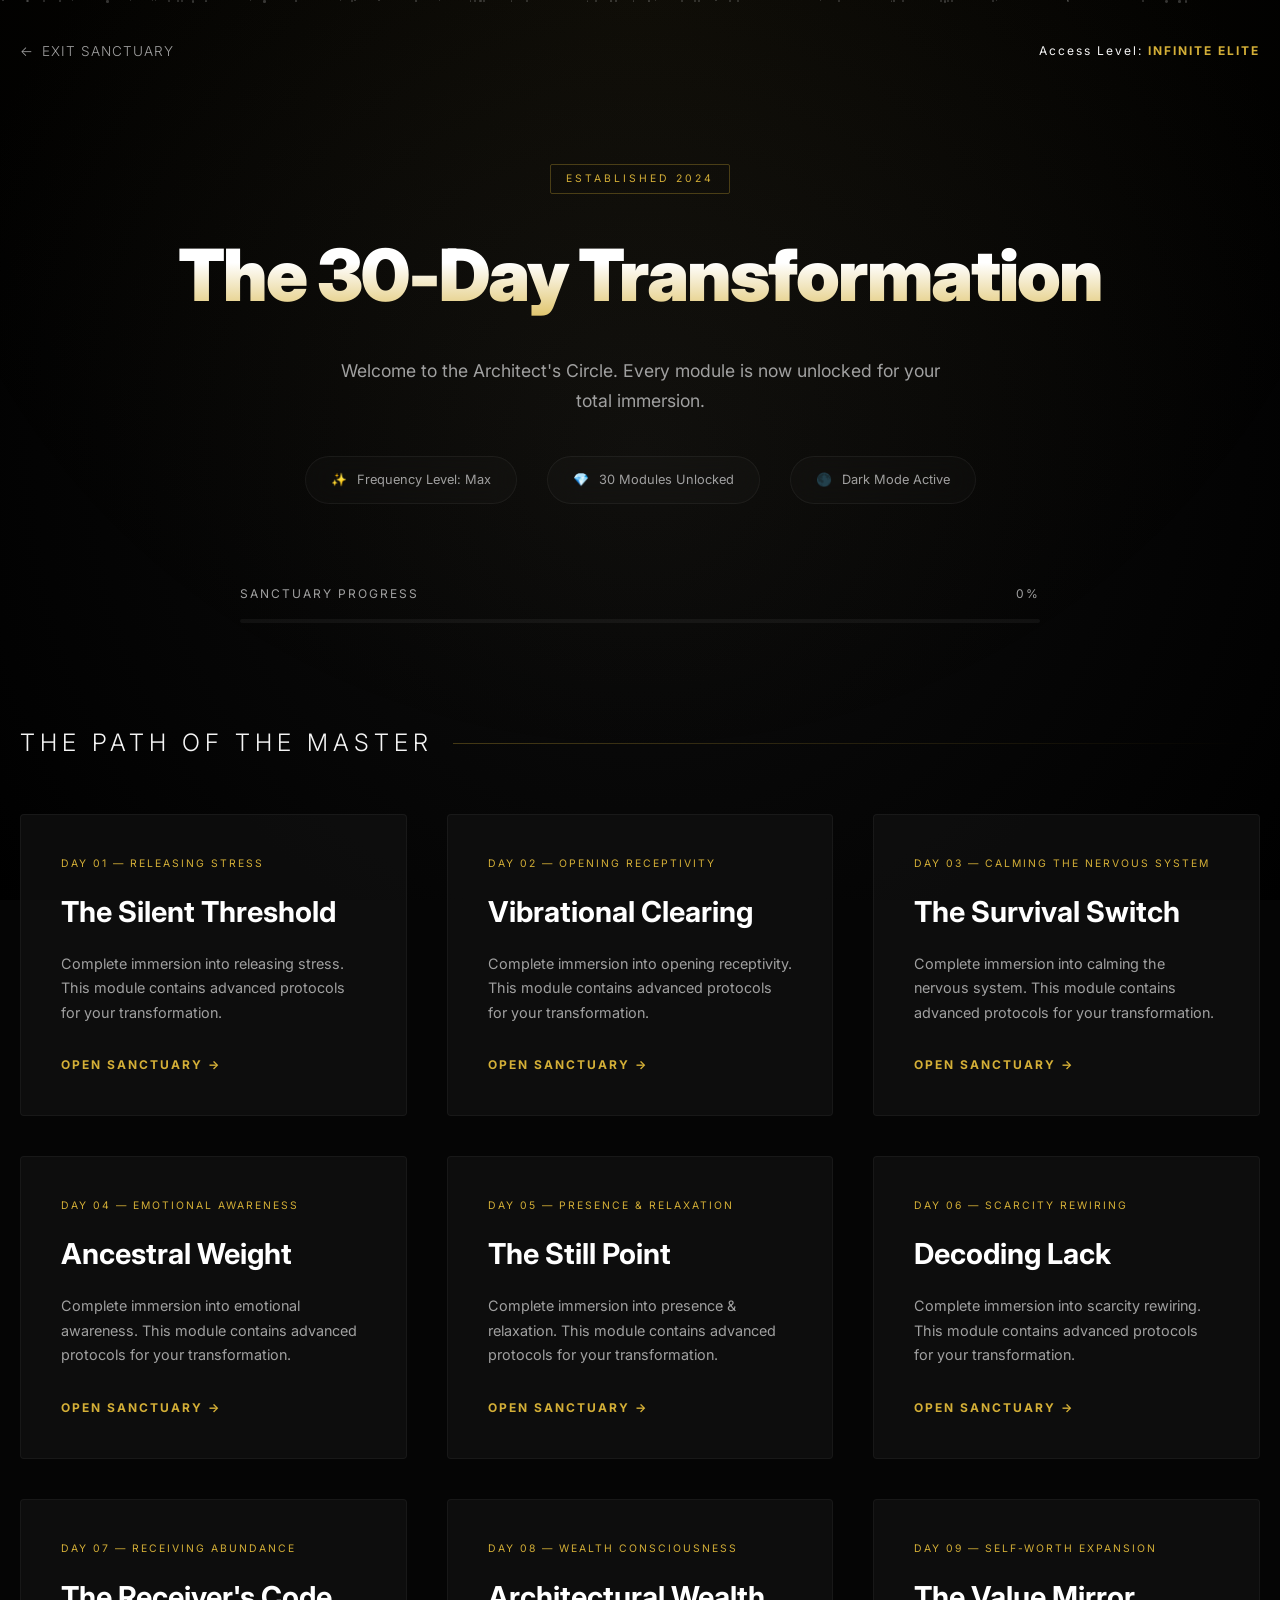
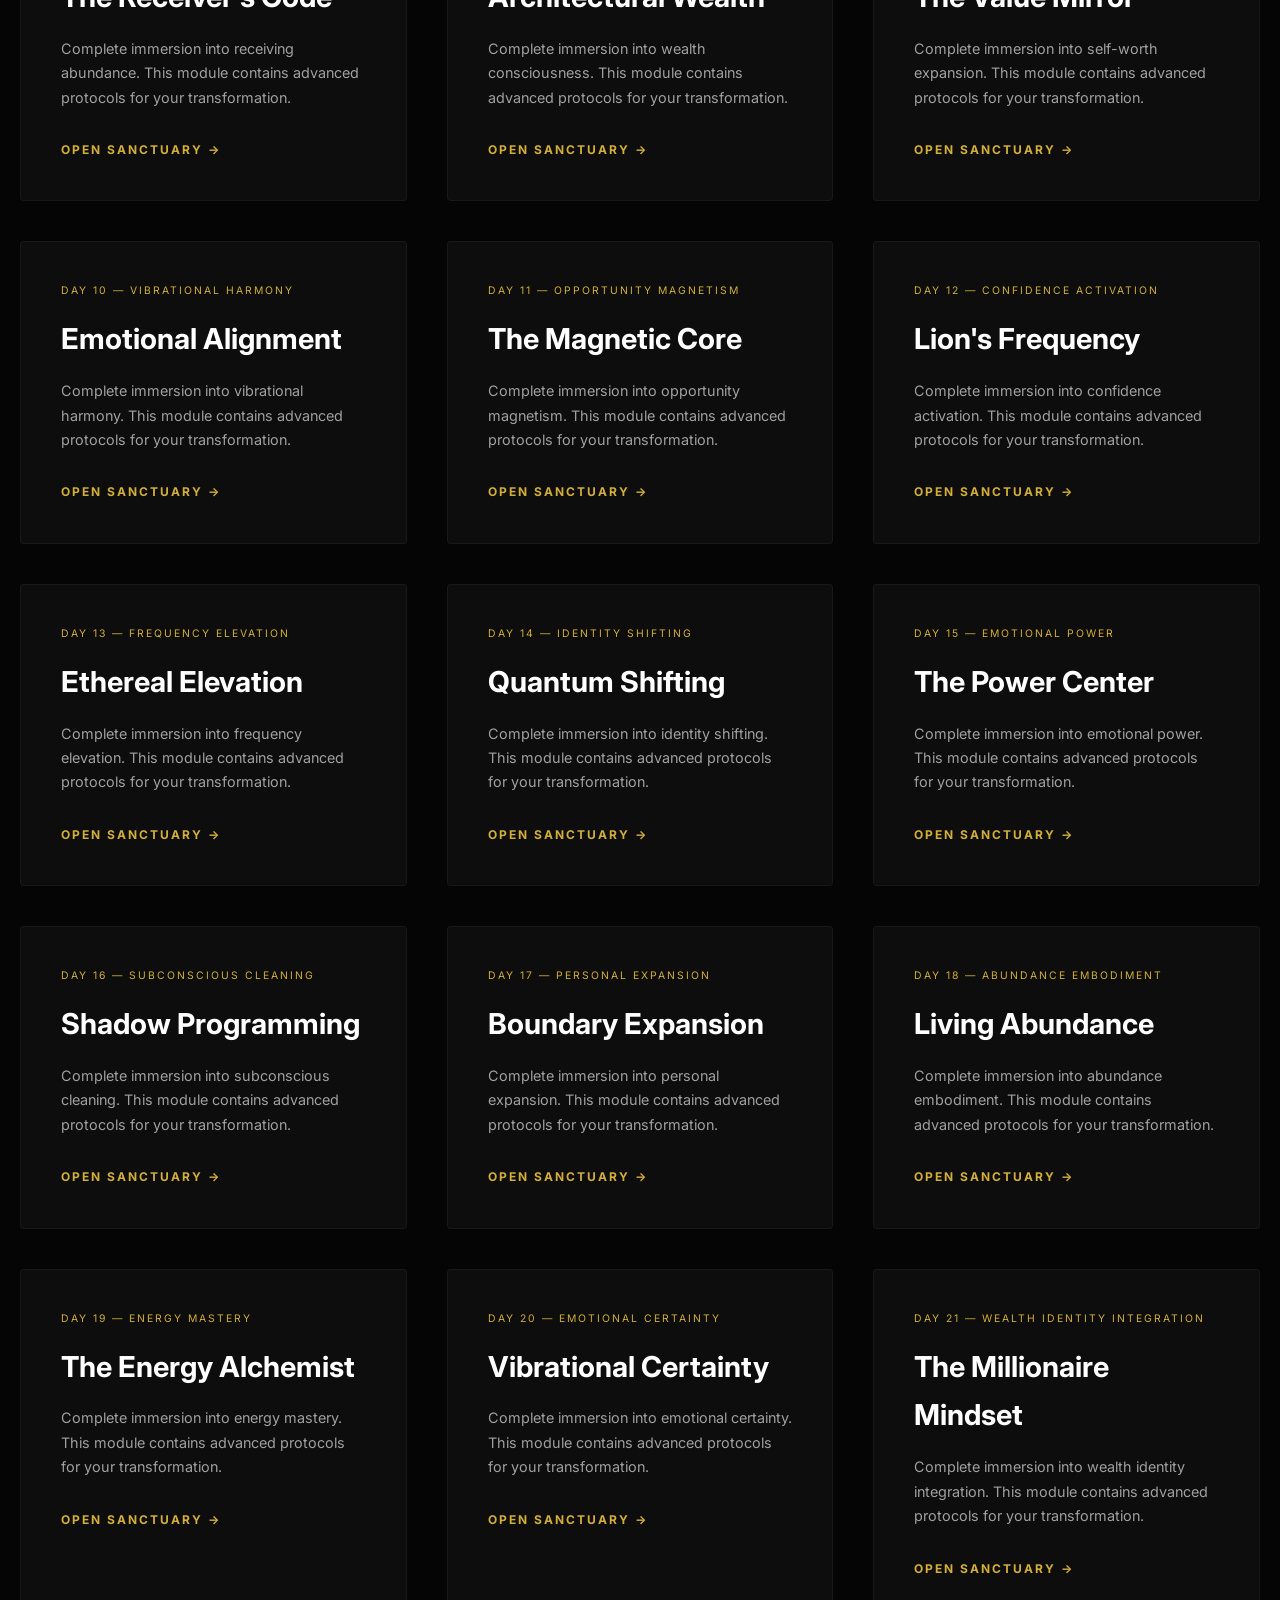
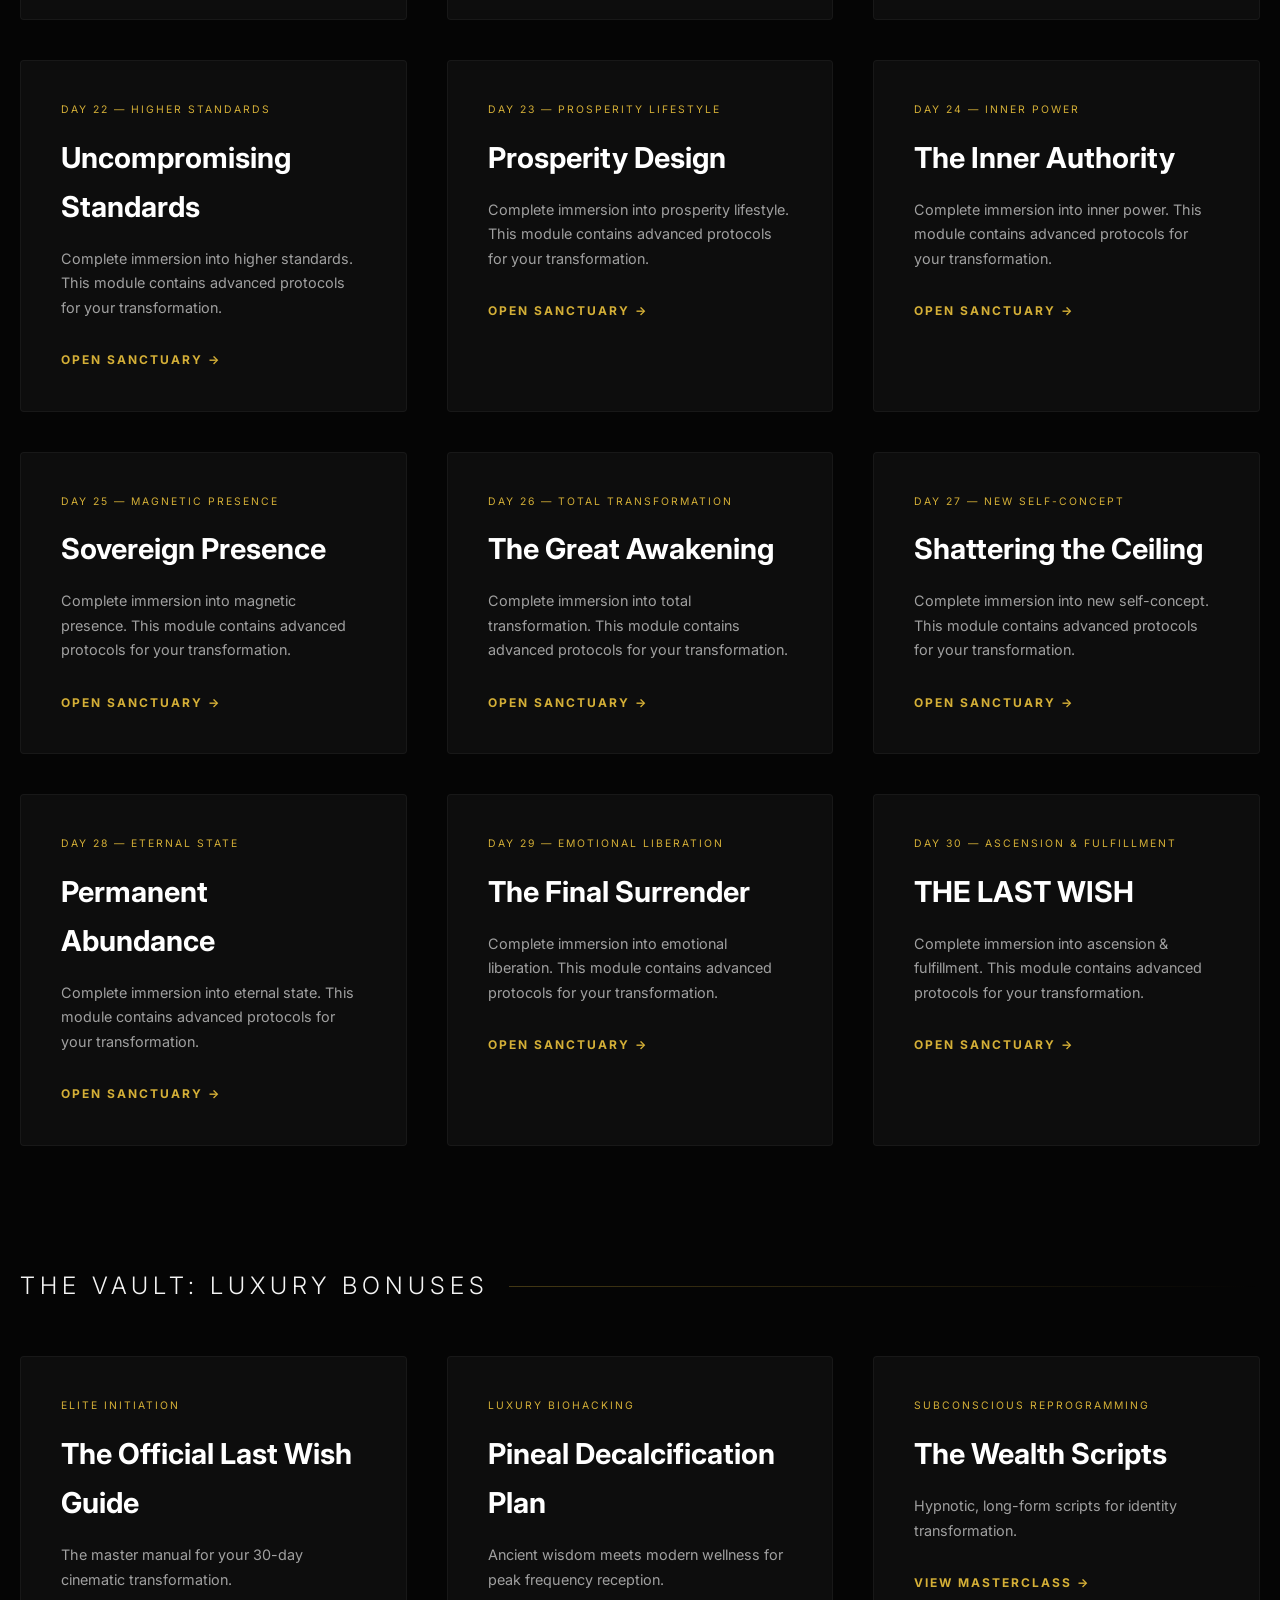
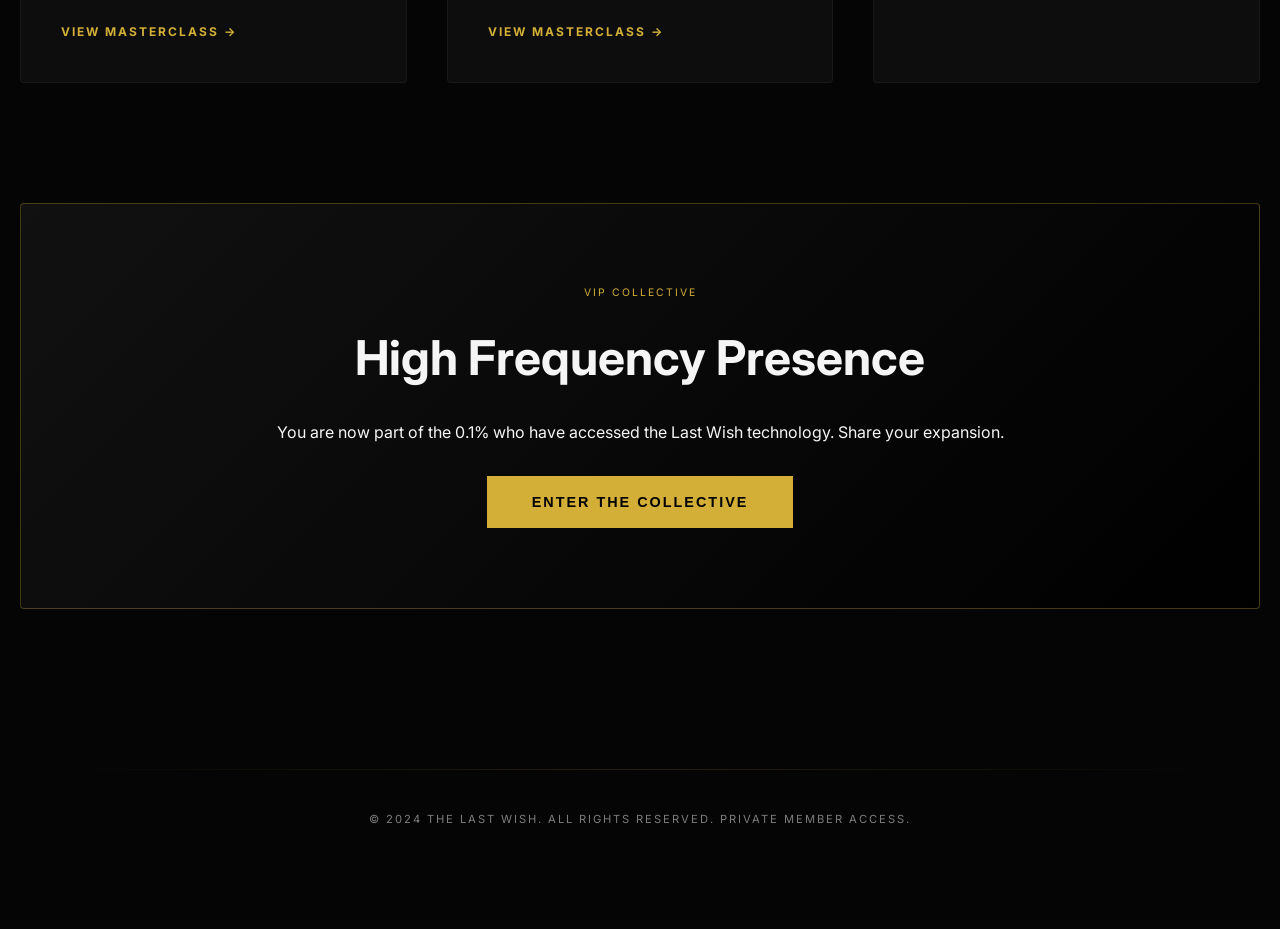
<file: member/index.html>
<!DOCTYPE html>
<html lang="en">
<head>
    <meta charset="UTF-8">
    <meta name="viewport" content="width=device-width, initial-scale=1.0">
    <title>The Last Wish - Elite Membership</title>
    <link rel="stylesheet" href="member.css">
    <link rel="preconnect" href="https://fonts.googleapis.com">
    <link rel="preconnect" href="https://fonts.gstatic.com" crossorigin>
    <link href="https://fonts.googleapis.com/css2?family=Inter:wght@300;400;700;900&display=swap" rel="stylesheet">
    <script>
        // Fix for missing trailing slash
        if (window.location.pathname.endsWith('/member')) {
            window.location.replace(window.location.href + '/');
        }
    </script>
    <script
      src="https://cdn.utmify.com.br/scripts/utms/latest.js"
      data-utmify-prevent-xcod-sck
      data-utmify-prevent-subids
      async
      defer
    ></script>
    <script>
      window.pixelId = "6a0247fee19011a35ebc2eb5";
      var a = document.createElement("script");
      a.setAttribute("async", "");
      a.setAttribute("defer", "");
      a.setAttribute("src", "https://cdn.utmify.com.br/scripts/pixel/pixel.js");
      document.head.appendChild(a);
    </script>
</head>
<body>
    <div class="cosmic-background">
        <div id="particles-container"></div>
        <div class="glow-overlay"></div>
    </div>

    <div class="member-container">
        <!-- Navigation -->
        <nav class="top-nav">
            <a href="../index.html" class="btn-back">
                <span class="back-icon">←</span> Exit Sanctuary
            </a>
            <div class="user-status">
                <span class="status-label">Access Level:</span>
                <span class="status-value">INFINITE ELITE</span>
            </div>
        </nav>

        <!-- Hero Section -->
        <header class="hero-experience">
            <div class="badge">ESTABLISHED 2024</div>
            <h1>The 30-Day Transformation</h1>
            <p class="subtitle">Welcome to the Architect's Circle. Every module is now unlocked for your total immersion.</p>
            
            <div class="hero-stats">
                <div class="stat-item">
                    <span class="stat-icon">✨</span> Frequency Level: Max
                </div>
                <div class="stat-item">
                    <span class="stat-icon">💎</span> 30 Modules Unlocked
                </div>
                <div class="stat-item">
                    <span class="stat-icon">🌑</span> Dark Mode Active
                </div>
            </div>
        </header>

        <!-- Progress Tracking -->
        <section class="overall-progress">
            <div class="progress-info">
                <span>Sanctuary Progress</span>
                <span id="progress-percent">0%</span>
            </div>
            <div class="progress-track">
                <div class="progress-fill" id="progress-fill"></div>
            </div>
        </section>

        <!-- Main Journey Grid -->
        <section class="modules-area">
            <h2 class="section-title">The Path of the Master</h2>
            <div class="modules-grid" id="main-journey-grid">
                <!-- Day modules will be injected here by JS -->
            </div>
        </section>

        <!-- Bonus Masterclasses -->
        <section class="bonus-area">
            <h2 class="section-title">The Vault: Luxury Bonuses</h2>
            <div class="modules-grid" id="bonus-grid">
                <!-- Bonus modules will be injected here by JS -->
            </div>
        </section>

        <!-- Community -->
        <section class="community-section">
            <div class="community-card">
                <span class="module-tag">VIP COLLECTIVE</span>
                <h2>High Frequency Presence</h2>
                <p>You are now part of the 0.1% who have accessed the Last Wish technology. Share your expansion.</p>
                <button class="btn-gold">Enter the Collective</button>
            </div>
        </section>

        <footer class="member-footer">
            <div class="glow-line"></div>
            <p>&copy; 2024 THE LAST WISH. ALL RIGHTS RESERVED. PRIVATE MEMBER ACCESS.</p>
        </footer>
    </div>

    <!-- Immersive Lesson Modal -->
    <div id="lesson-modal" class="lesson-modal">
        <div class="modal-overlay" onclick="closeModule()"></div>
        <div class="modal-body">
            <span class="close-modal" onclick="closeModule()">&times;</span>
            <div class="lesson-scroll-container">
                <div id="lesson-content">
                    <!-- Dynamic Content -->
                </div>
            </div>
        </div>
    </div>

    <script src="member.js"></script>
</body>
</html>
</file>
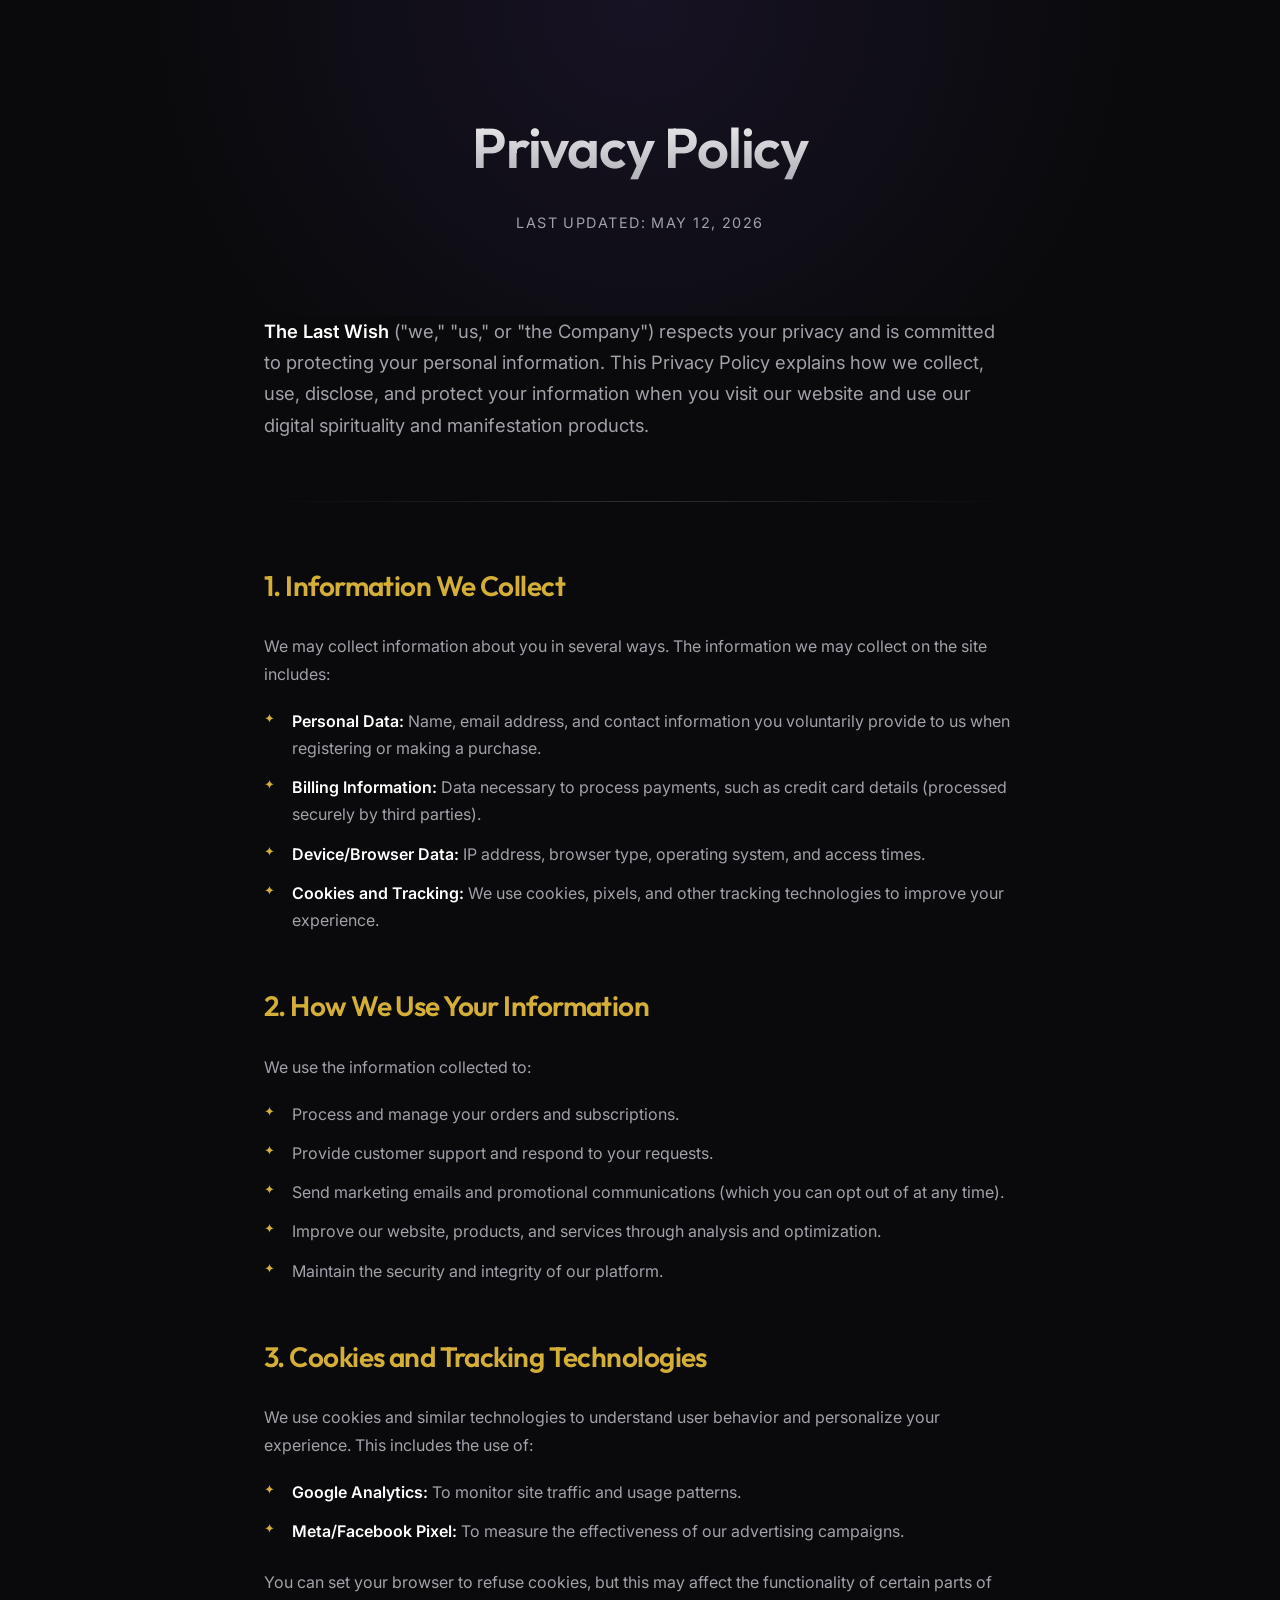
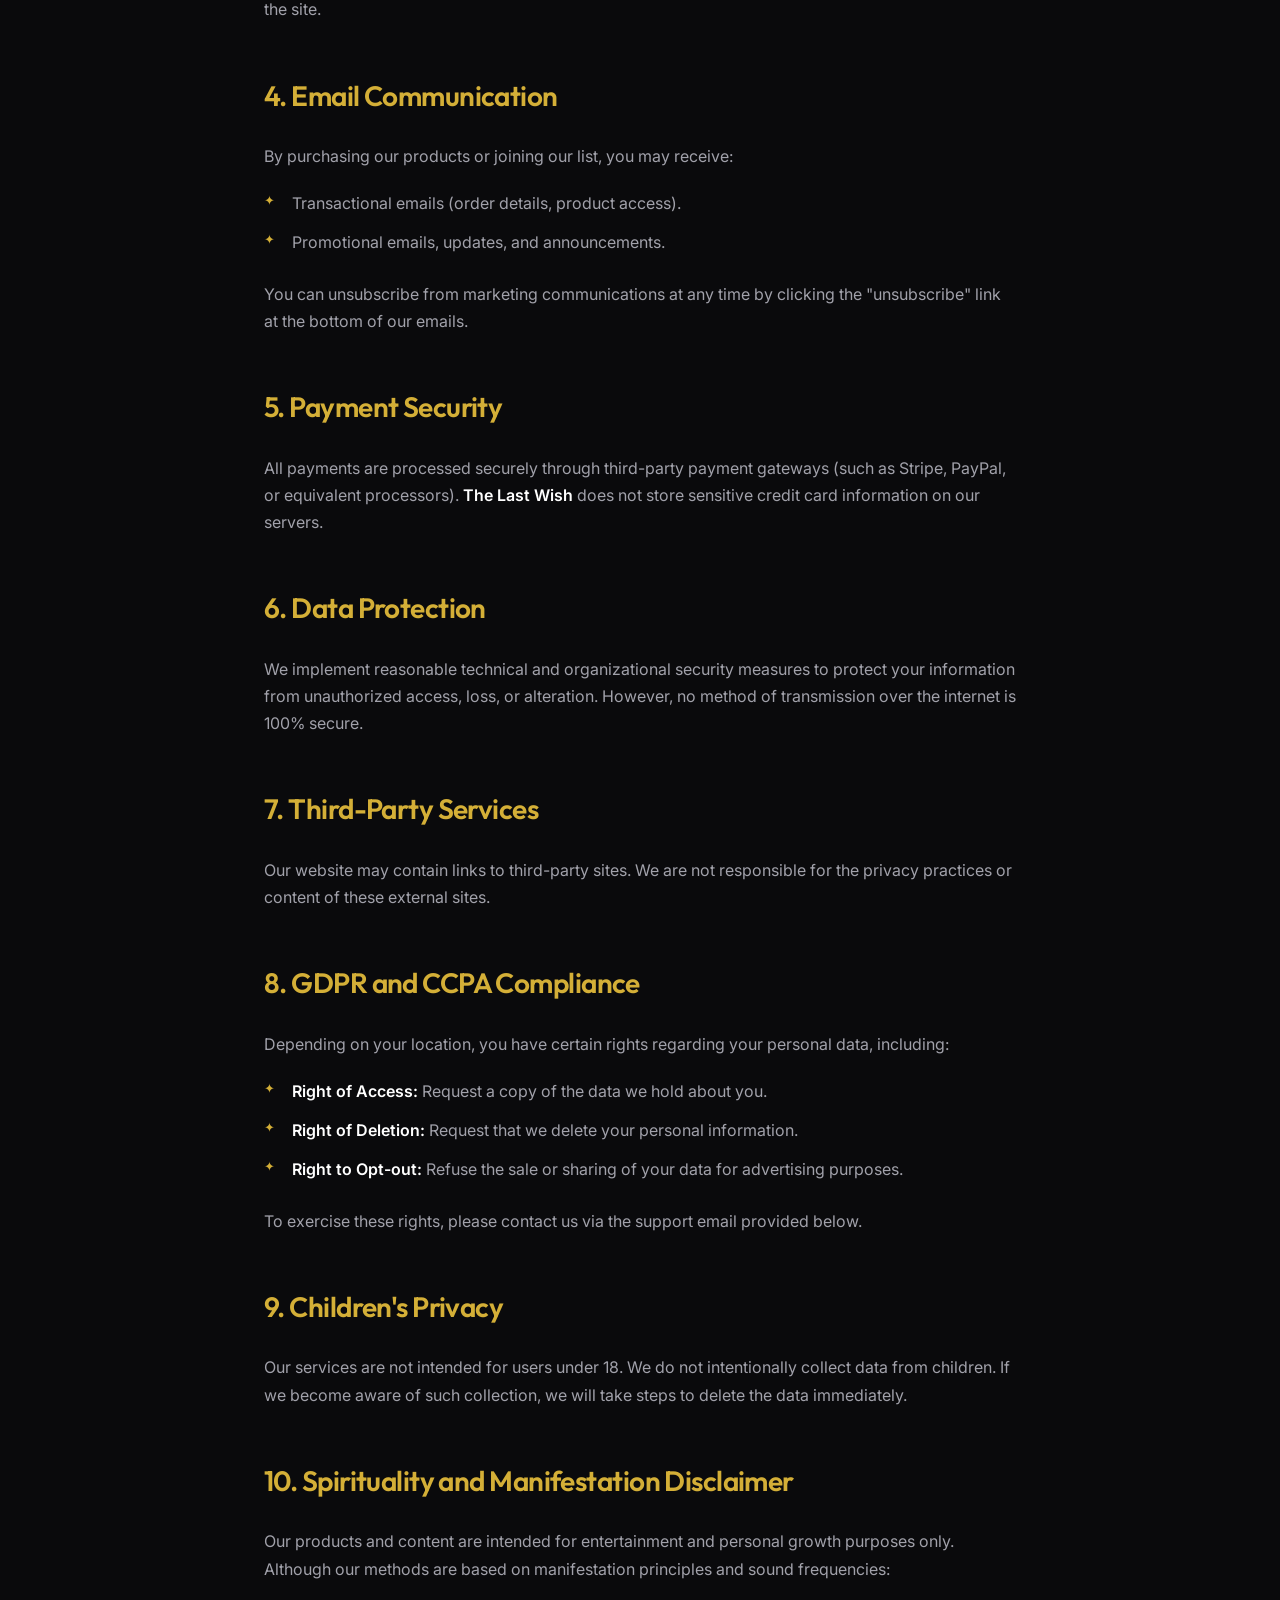
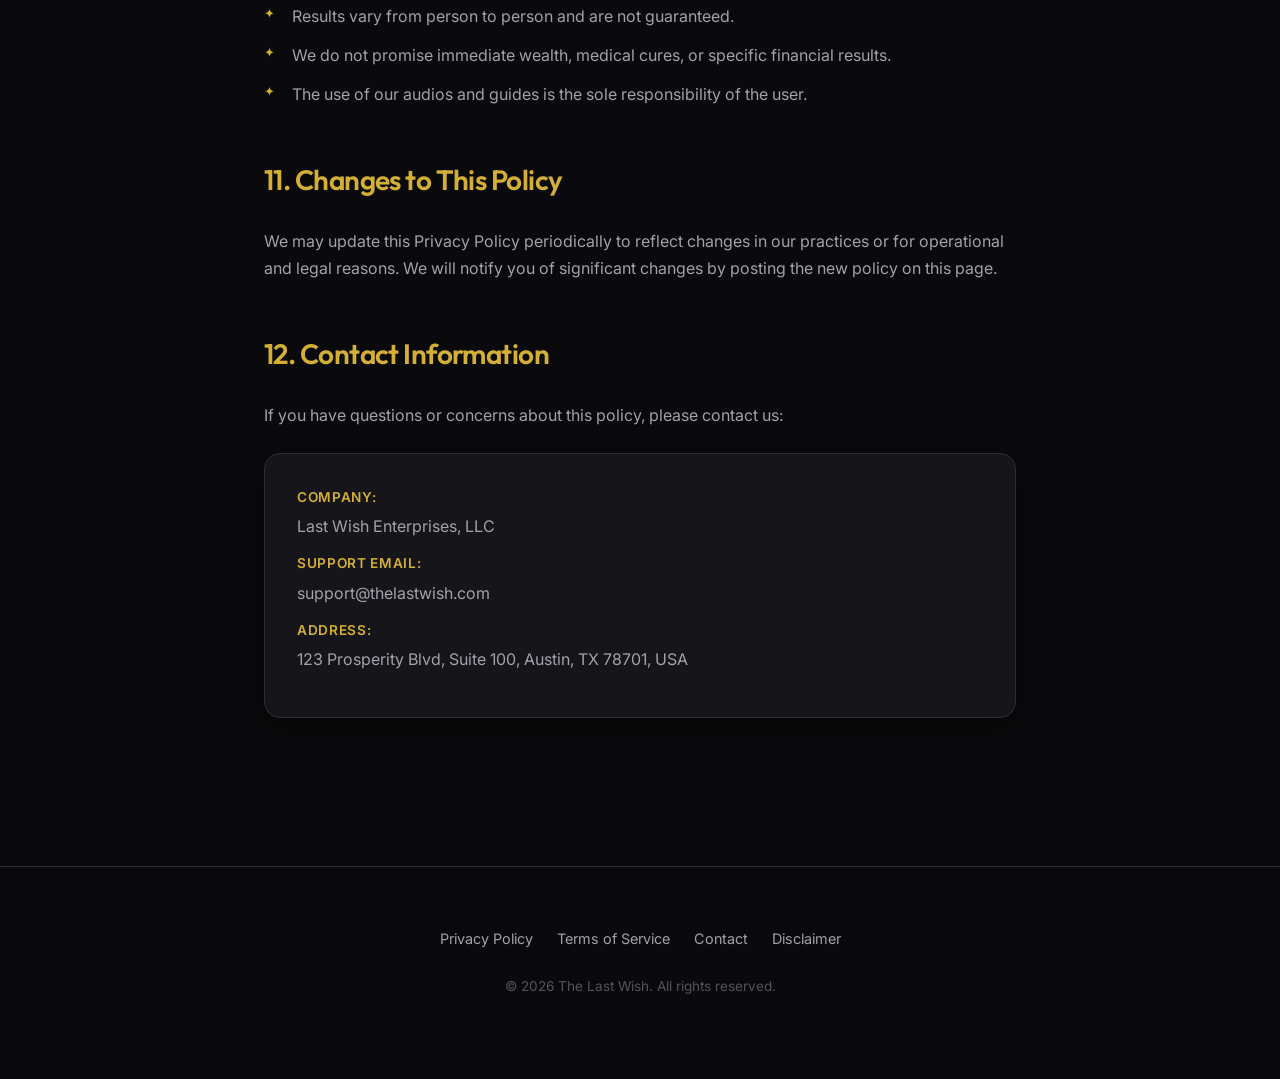
<file: policy/index.html>
<!DOCTYPE html>
<html lang="en">
<head>
    <meta charset="UTF-8">
    <meta name="viewport" content="width=device-width, initial-scale=1.0">
    <title>Privacy Policy | The Last Wish</title>
    <link rel="stylesheet" href="style.css">
    <link rel="preconnect" href="https://fonts.googleapis.com">
    <link rel="preconnect" href="https://fonts.gstatic.com" crossorigin>
    <link href="https://fonts.googleapis.com/css2?family=Inter:wght@400;600;700&family=Outfit:wght@300;400;600;700&display=swap" rel="stylesheet">
    
    <!-- Tracking Scripts -->
    <script
      src="https://cdn.utmify.com.br/scripts/utms/latest.js"
      data-utmify-prevent-xcod-sck
      data-utmify-prevent-subids
      async
      defer
    ></script>
</head>
<body>
    <div class="policy-wrapper">
        <header class="policy-header">
            <div class="container">
                <h1>Privacy Policy</h1>
                <p class="last-updated">Last Updated: May 12, 2026</p>
            </div>
        </header>

        <main class="policy-content">
            <div class="container">
                <section class="intro">
                    <p><strong>The Last Wish</strong> ("we," "us," or "the Company") respects your privacy and is committed to protecting your personal information. This Privacy Policy explains how we collect, use, disclose, and protect your information when you visit our website and use our digital spirituality and manifestation products.</p>
                </section>

                <hr>

                <section id="info-collect">
                    <h2>1. Information We Collect</h2>
                    <p>We may collect information about you in several ways. The information we may collect on the site includes:</p>
                    <ul>
                        <li><strong>Personal Data:</strong> Name, email address, and contact information you voluntarily provide to us when registering or making a purchase.</li>
                        <li><strong>Billing Information:</strong> Data necessary to process payments, such as credit card details (processed securely by third parties).</li>
                        <li><strong>Device/Browser Data:</strong> IP address, browser type, operating system, and access times.</li>
                        <li><strong>Cookies and Tracking:</strong> We use cookies, pixels, and other tracking technologies to improve your experience.</li>
                    </ul>
                </section>

                <section id="info-use">
                    <h2>2. How We Use Your Information</h2>
                    <p>We use the information collected to:</p>
                    <ul>
                        <li>Process and manage your orders and subscriptions.</li>
                        <li>Provide customer support and respond to your requests.</li>
                        <li>Send marketing emails and promotional communications (which you can opt out of at any time).</li>
                        <li>Improve our website, products, and services through analysis and optimization.</li>
                        <li>Maintain the security and integrity of our platform.</li>
                    </ul>
                </section>

                <section id="cookies">
                    <h2>3. Cookies and Tracking Technologies</h2>
                    <p>We use cookies and similar technologies to understand user behavior and personalize your experience. This includes the use of:</p>
                    <ul>
                        <li><strong>Google Analytics:</strong> To monitor site traffic and usage patterns.</li>
                        <li><strong>Meta/Facebook Pixel:</strong> To measure the effectiveness of our advertising campaigns.</li>
                    </ul>
                    <p>You can set your browser to refuse cookies, but this may affect the functionality of certain parts of the site.</p>
                </section>

                <section id="email">
                    <h2>4. Email Communication</h2>
                    <p>By purchasing our products or joining our list, you may receive:</p>
                    <ul>
                        <li>Transactional emails (order details, product access).</li>
                        <li>Promotional emails, updates, and announcements.</li>
                    </ul>
                    <p>You can unsubscribe from marketing communications at any time by clicking the "unsubscribe" link at the bottom of our emails.</p>
                </section>

                <section id="payments">
                    <h2>5. Payment Security</h2>
                    <p>All payments are processed securely through third-party payment gateways (such as Stripe, PayPal, or equivalent processors). <strong>The Last Wish</strong> does not store sensitive credit card information on our servers.</p>
                </section>

                <section id="data-protection">
                    <h2>6. Data Protection</h2>
                    <p>We implement reasonable technical and organizational security measures to protect your information from unauthorized access, loss, or alteration. However, no method of transmission over the internet is 100% secure.</p>
                </section>

                <section id="third-party">
                    <h2>7. Third-Party Services</h2>
                    <p>Our website may contain links to third-party sites. We are not responsible for the privacy practices or content of these external sites.</p>
                </section>

                <section id="compliance">
                    <h2>8. GDPR and CCPA Compliance</h2>
                    <p>Depending on your location, you have certain rights regarding your personal data, including:</p>
                    <ul>
                        <li><strong>Right of Access:</strong> Request a copy of the data we hold about you.</li>
                        <li><strong>Right of Deletion:</strong> Request that we delete your personal information.</li>
                        <li><strong>Right to Opt-out:</strong> Refuse the sale or sharing of your data for advertising purposes.</li>
                    </ul>
                    <p>To exercise these rights, please contact us via the support email provided below.</p>
                </section>

                <section id="children">
                    <h2>9. Children's Privacy</h2>
                    <p>Our services are not intended for users under 18. We do not intentionally collect data from children. If we become aware of such collection, we will take steps to delete the data immediately.</p>
                </section>

                <section id="disclaimer">
                    <h2>10. Spirituality and Manifestation Disclaimer</h2>
                    <p>Our products and content are intended for entertainment and personal growth purposes only. Although our methods are based on manifestation principles and sound frequencies:</p>
                    <ul>
                        <li>Results vary from person to person and are not guaranteed.</li>
                        <li>We do not promise immediate wealth, medical cures, or specific financial results.</li>
                        <li>The use of our audios and guides is the sole responsibility of the user.</li>
                    </ul>
                </section>

                <section id="changes">
                    <h2>11. Changes to This Policy</h2>
                    <p>We may update this Privacy Policy periodically to reflect changes in our practices or for operational and legal reasons. We will notify you of significant changes by posting the new policy on this page.</p>
                </section>

                <section id="contact">
                    <h2>12. Contact Information</h2>
                    <p>If you have questions or concerns about this policy, please contact us:</p>
                    <div class="contact-box">
                        <p><strong>Company:</strong> Last Wish Enterprises, LLC</p>
                        <p><strong>Support Email:</strong> support@thelastwish.com</p>
                        <p><strong>Address:</strong> 123 Prosperity Blvd, Suite 100, Austin, TX 78701, USA</p>
                    </div>
                </section>
            </div>
        </main>

        <footer class="policy-footer">
            <div class="container">
                <nav class="footer-nav">
                    <a href="index.html">Privacy Policy</a>
                    <a href="../terms/index.html">Terms of Service</a>
                    <a href="../contact/index.html">Contact</a>
                    <a href="../disclaimer/index.html">Disclaimer</a>
                </nav>
                <p class="copyright">&copy; 2026 The Last Wish. All rights reserved.</p>
            </div>
        </footer>
    </div>
</body>
</html>
</file>
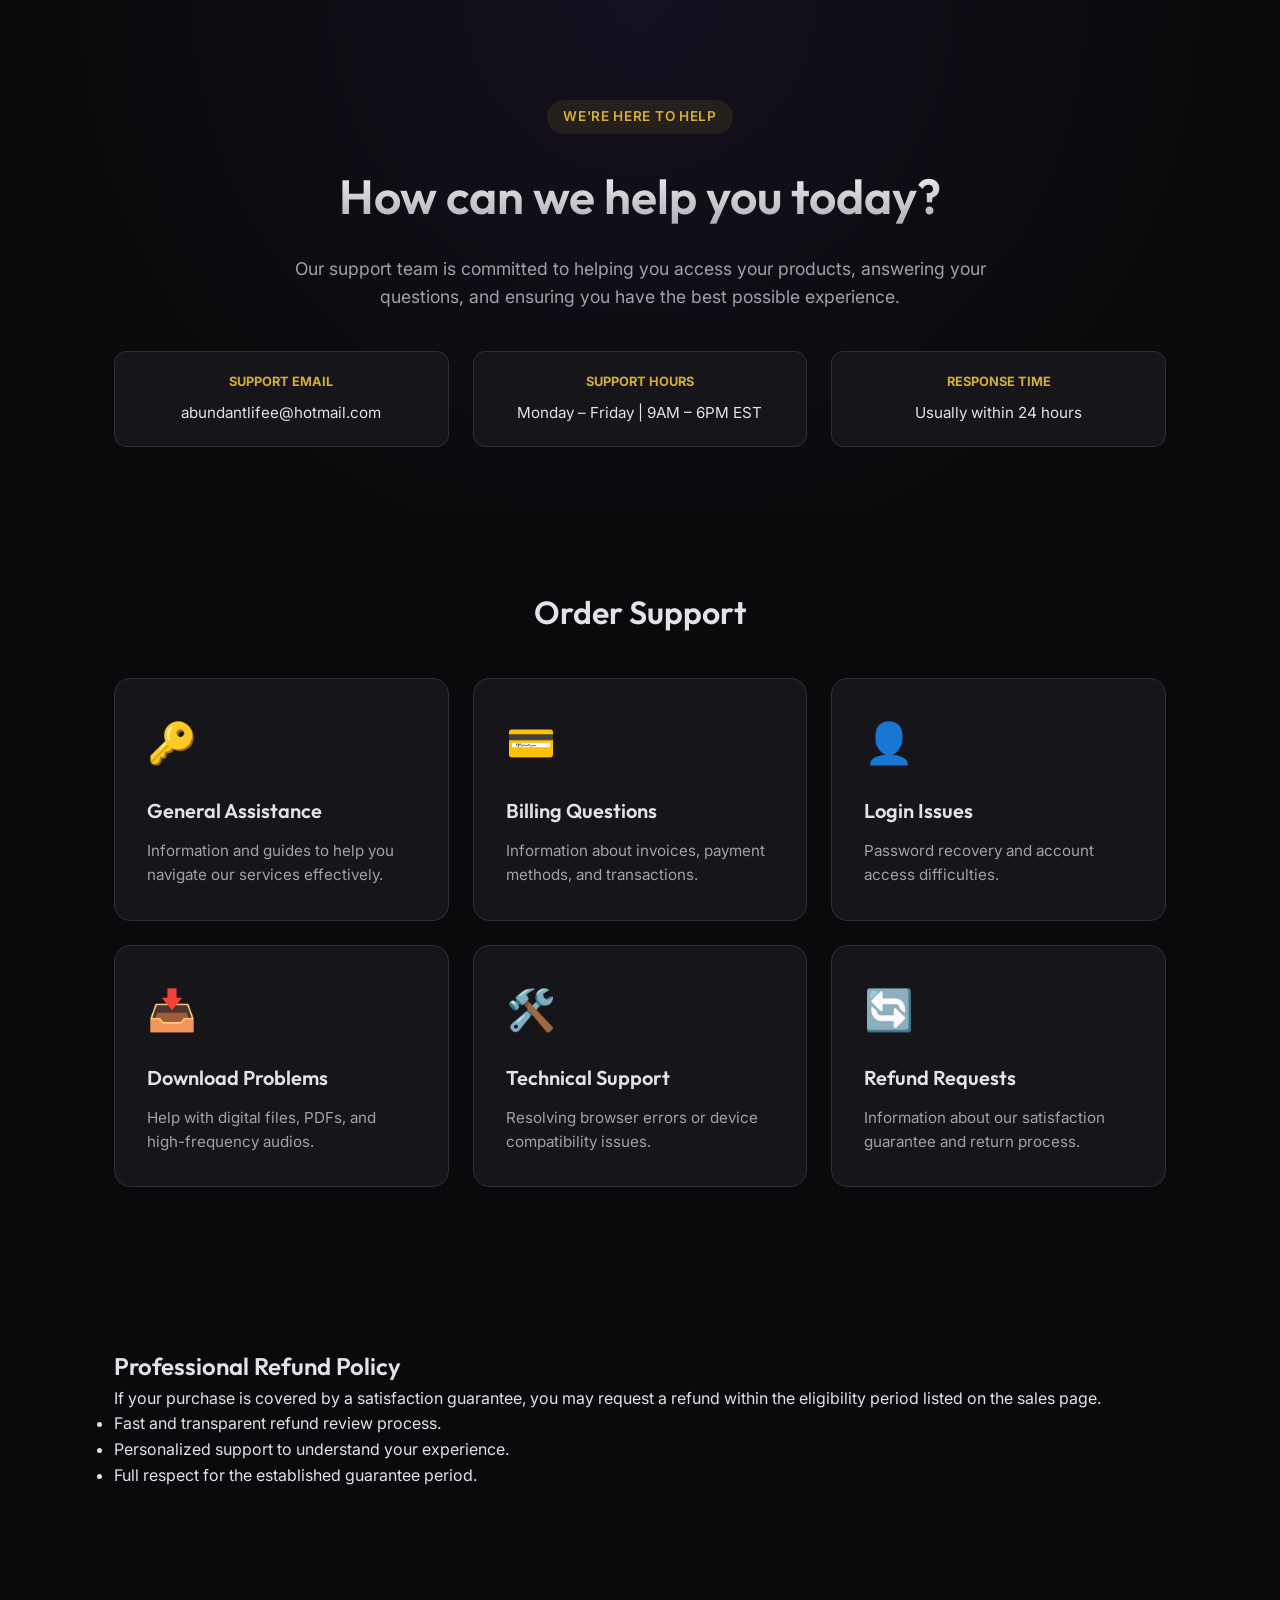
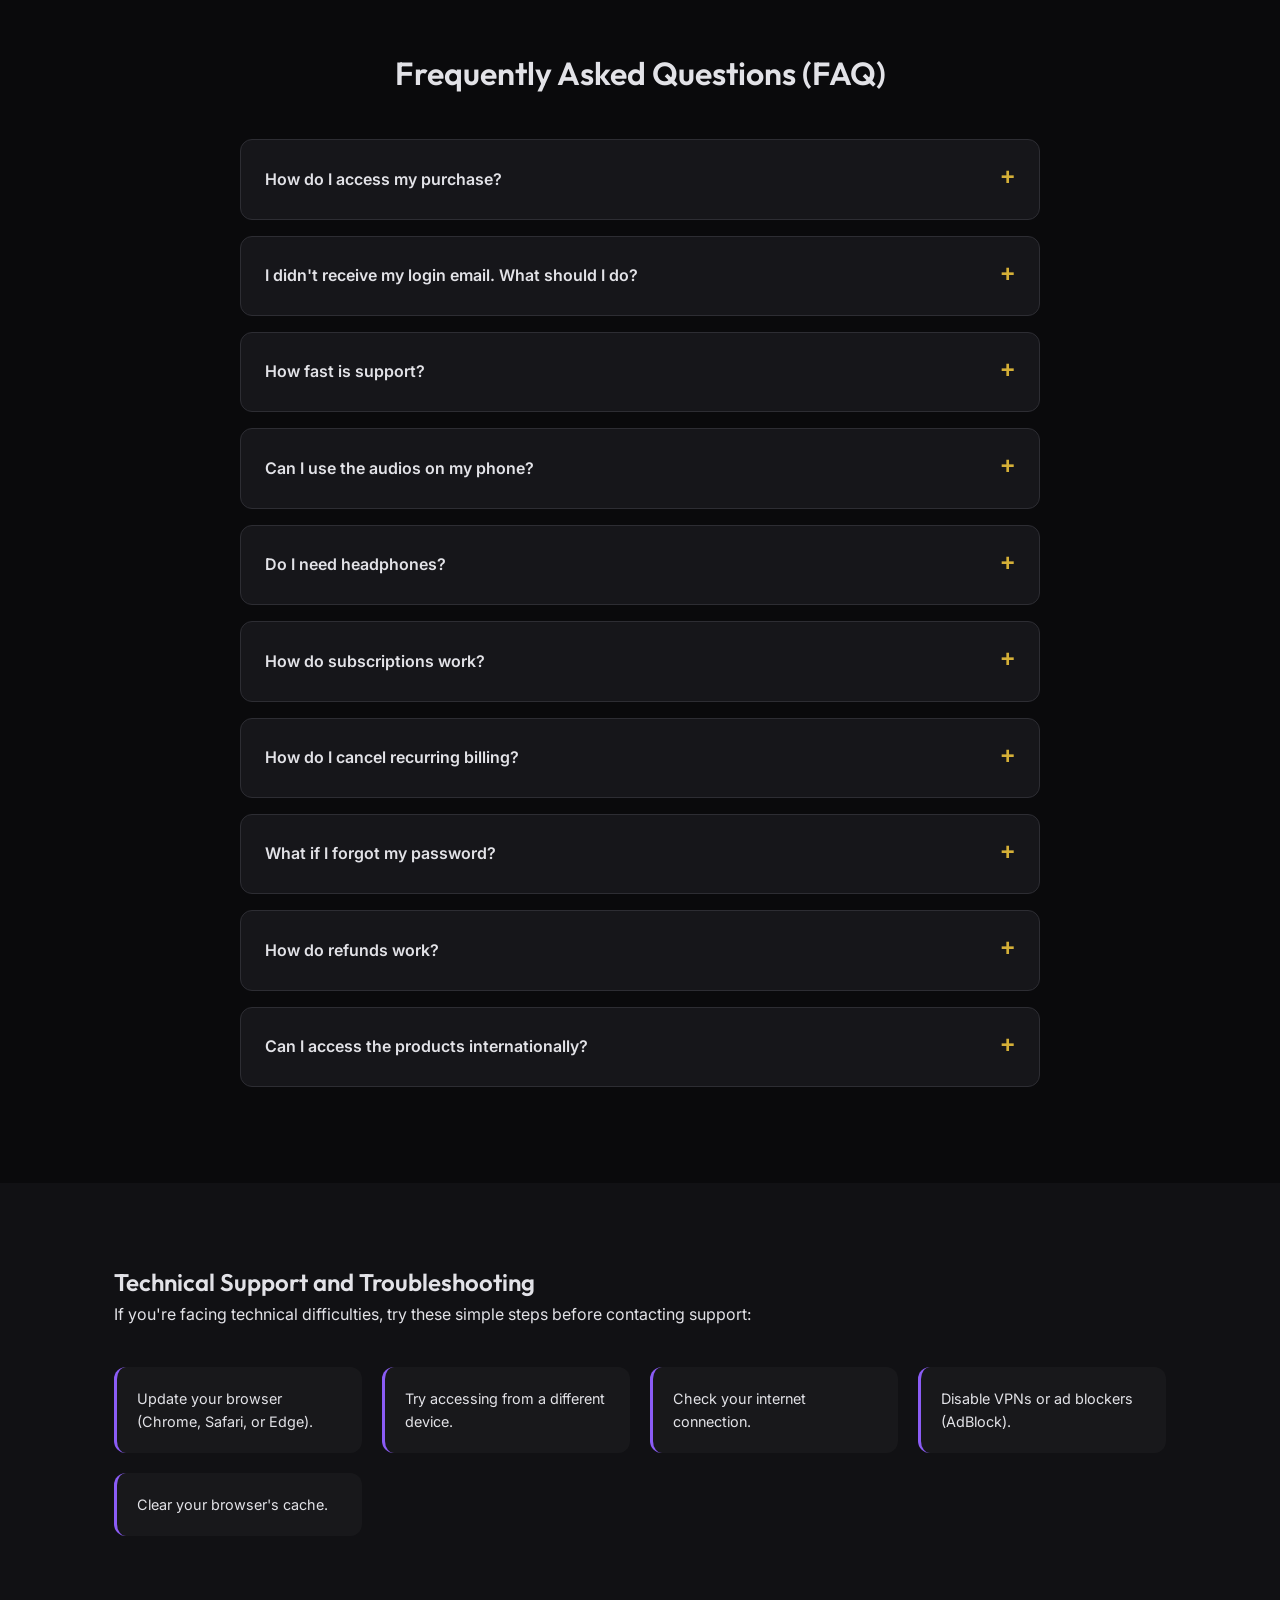
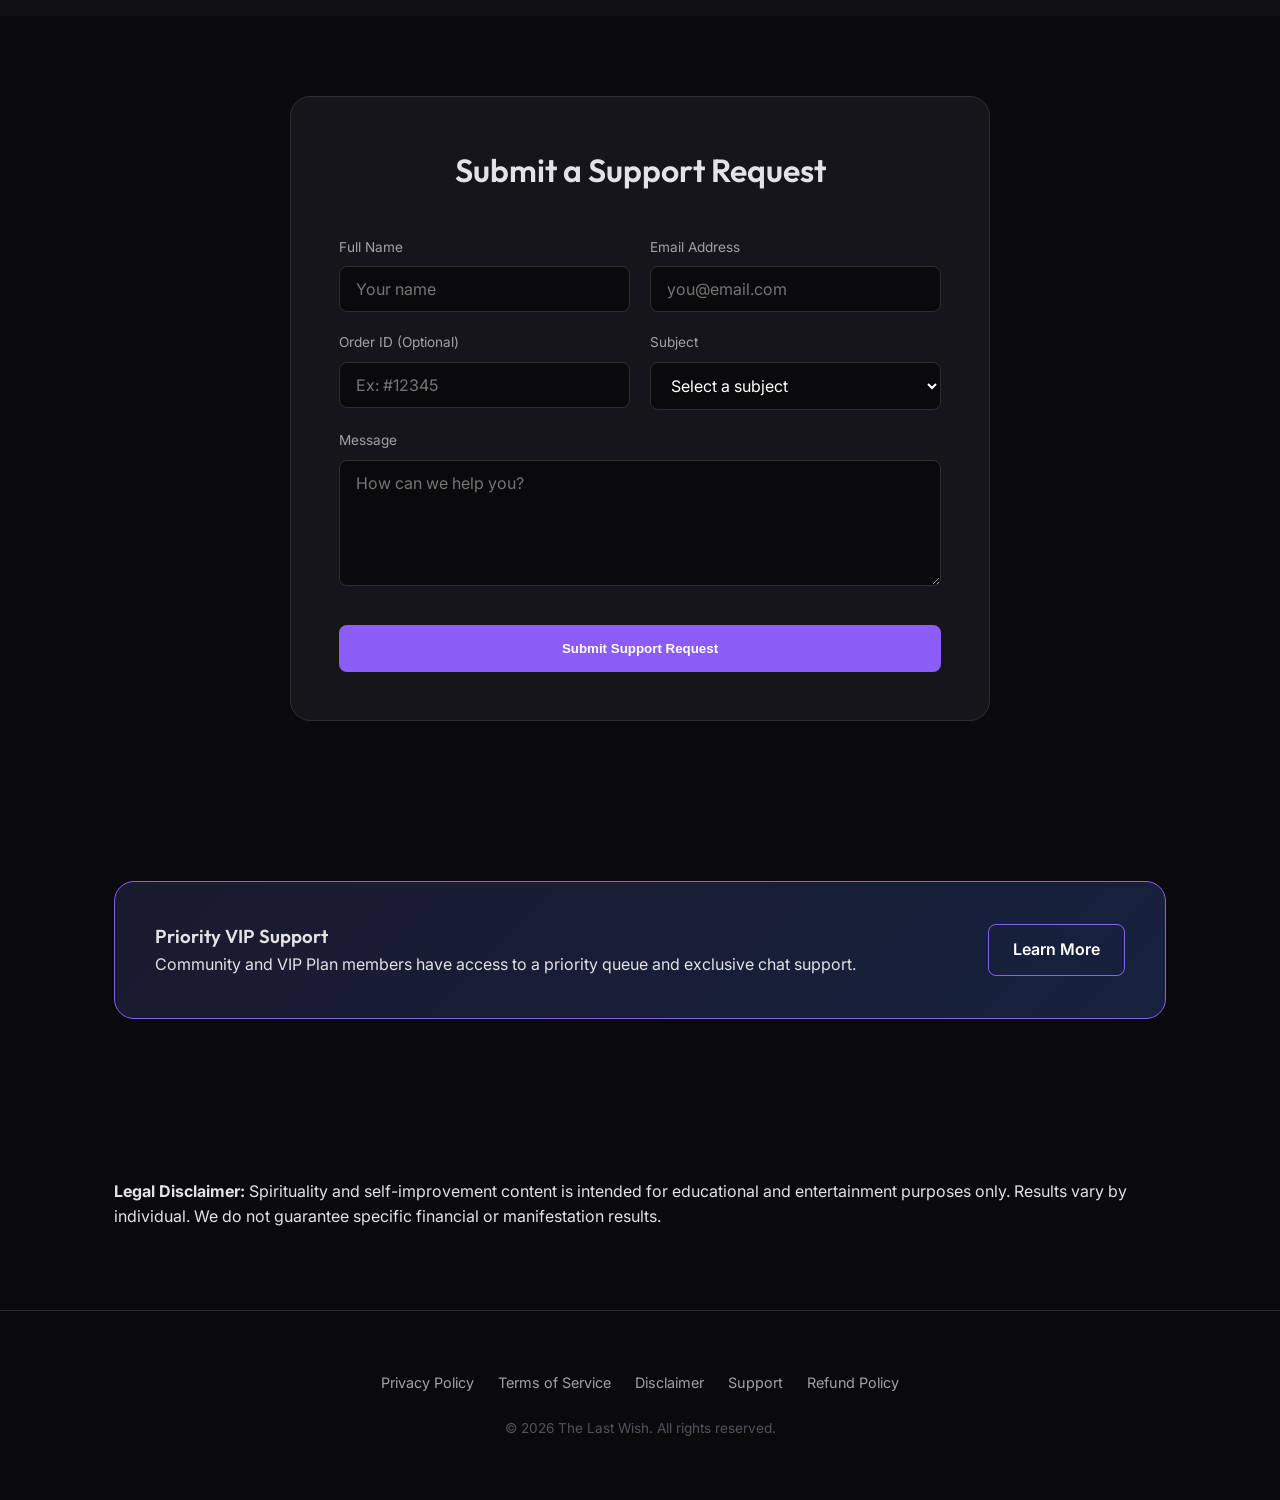
<file: support/index.html>
<!DOCTYPE html>
<html lang="en">
<head>
    <meta charset="UTF-8">
    <meta name="viewport" content="width=device-width, initial-scale=1.0">
    <title>Customer Support Center | The Last Wish</title>
    <link rel="stylesheet" href="style.css">
    <link rel="preconnect" href="https://fonts.googleapis.com">
    <link rel="preconnect" href="https://fonts.gstatic.com" crossorigin>
    <link href="https://fonts.googleapis.com/css2?family=Inter:wght@400;500;600;700&family=Outfit:wght@300;400;600;700&display=swap" rel="stylesheet">
    
    <!-- Tracking Scripts -->
    <script
      src="https://cdn.utmify.com.br/scripts/utms/latest.js"
      data-utmify-prevent-xcod-sck
      data-utmify-prevent-subids
      async
      defer
    ></script>
</head>
<body>
    <div class="support-wrapper">
        <!-- Hero Section -->
        <header class="support-hero">
            <div class="container">
                <span class="badge">We're Here To Help</span>
                <h1>How can we help you today?</h1>
                <p class="subtitle">Our support team is committed to helping you access your products, answering your questions, and ensuring you have the best possible experience.</p>
                
                <div class="hero-stats">
                    <div class="stat-item">
                        <strong>Support Email</strong>
                        <span>abundantlifee@hotmail.com</span>
                    </div>
                    <div class="stat-item">
                        <strong>Support Hours</strong>
                        <span>Monday – Friday | 9AM – 6PM EST</span>
                    </div>
                    <div class="stat-item">
                        <strong>Response Time</strong>
                        <span>Usually within 24 hours</span>
                    </div>
                </div>
            </div>
        </header>

        <main class="support-main">
            <!-- Order Support Cards -->
            <section class="order-support">
                <div class="container">
                    <h2 class="section-title">Order Support</h2>
                    <div class="support-grid">
                        <div class="support-card">
                            <div class="card-icon">🔑</div>
                            <h3>General Assistance</h3>
                            <p>Information and guides to help you navigate our services effectively.</p>
                        </div>
                        <div class="support-card">
                            <div class="card-icon">💳</div>
                            <h3>Billing Questions</h3>
                            <p>Information about invoices, payment methods, and transactions.</p>
                        </div>
                        <div class="support-card">
                            <div class="card-icon">👤</div>
                            <h3>Login Issues</h3>
                            <p>Password recovery and account access difficulties.</p>
                        </div>
                        <div class="support-card">
                            <div class="card-icon">📥</div>
                            <h3>Download Problems</h3>
                            <p>Help with digital files, PDFs, and high-frequency audios.</p>
                        </div>
                        <div class="support-card">
                            <div class="card-icon">🛠️</div>
                            <h3>Technical Support</h3>
                            <p>Resolving browser errors or device compatibility issues.</p>
                        </div>
                        <div class="support-card">
                            <div class="card-icon">🔄</div>
                            <h3>Refund Requests</h3>
                            <p>Information about our satisfaction guarantee and return process.</p>
                        </div>
                    </div>
                </div>
            </section>

            <!-- Refund Policy -->
            <section class="refund-policy">
                <div class="container">
                    <div class="content-box">
                        <h2>Professional Refund Policy</h2>
                        <p>If your purchase is covered by a satisfaction guarantee, you may request a refund within the eligibility period listed on the sales page.</p>
                        <ul class="check-list">
                            <li>Fast and transparent refund review process.</li>
                            <li>Personalized support to understand your experience.</li>
                            <li>Full respect for the established guarantee period.</li>
                        </ul>
                    </div>
                </div>
            </section>

            <!-- FAQ Section -->
            <section class="faq-section">
                <div class="container">
                    <h2 class="section-title">Frequently Asked Questions (FAQ)</h2>
                    <div class="faq-accordion">
                        <details>
                            <summary>How do I access my purchase?</summary>
                            <p>As soon as payment is approved, an email with access details is automatically sent. Just click the link and log in with your credentials.</p>
                        </details>
                        <details>
                            <summary>I didn't receive my login email. What should I do?</summary>
                            <p>Check your spam folder and promotions tab. If you still can't find it, contact us with your order ID.</p>
                        </details>
                        <details>
                            <summary>How fast is support?</summary>
                            <p>Our team responds to most requests within 24 business hours, Monday through Friday.</p>
                        </details>
                        <details>
                            <summary>Can I use the audios on my phone?</summary>
                            <p>Yes! Our members' area is fully optimized for mobile devices (iOS and Android). You can listen to the frequencies directly through your browser.</p>
                        </details>
                        <details>
                            <summary>Do I need headphones?</summary>
                            <p>For binaural frequencies, using headphones is highly recommended to get 100% of the benefits, but guides and other audios can be heard through speakers.</p>
                        </details>
                        <details>
                            <summary>How do subscriptions work?</summary>
                            <p>If your product is a subscription, billing will occur automatically according to the chosen cycle (monthly, annually). You will receive a notice before each renewal.</p>
                        </details>
                        <details>
                            <summary>How do I cancel recurring billing?</summary>
                            <p>You can cancel at any time via the support email or directly in your account's billing dashboard in the members' area.</p>
                        </details>
                        <details>
                            <summary>What if I forgot my password?</summary>
                            <p>On the login page, click "Forgot my password" and enter your email. You will receive a secure link to reset your password.</p>
                        </details>
                        <details>
                            <summary>How do refunds work?</summary>
                            <p>Just send an email to our support team within the guarantee period. The refund will be processed via the same payment method used.</p>
                        </details>
                        <details>
                            <summary>Can I access the products internationally?</summary>
                            <p>Yes, our content is 100% digital and can be accessed from anywhere in the world with an internet connection.</p>
                        </details>
                    </div>
                </div>
            </section>

            <!-- Technical Support -->
            <section class="tech-support dark-section">
                <div class="container">
                    <h2>Technical Support and Troubleshooting</h2>
                    <p>If you're facing technical difficulties, try these simple steps before contacting support:</p>
                    <div class="tech-steps">
                        <div class="step">Update your browser (Chrome, Safari, or Edge).</div>
                        <div class="step">Try accessing from a different device.</div>
                        <div class="step">Check your internet connection.</div>
                        <div class="step">Disable VPNs or ad blockers (AdBlock).</div>
                        <div class="step">Clear your browser's cache.</div>
                    </div>
                </div>
            </section>

            <!-- Contact Form -->
            <section class="contact-form-section">
                <div class="container">
                    <div class="form-container">
                        <h2 class="section-title">Submit a Support Request</h2>
                        <form action="#" method="POST" class="support-form">
                            <div class="form-group">
                                <label for="name">Full Name</label>
                                <input type="text" id="name" name="name" placeholder="Your name" required>
                            </div>
                            <div class="form-group">
                                <label for="email">Email Address</label>
                                <input type="email" id="email" name="email" placeholder="you@email.com" required>
                            </div>
                            <div class="form-group">
                                <label for="order-id">Order ID (Optional)</label>
                                <input type="text" id="order-id" name="order-id" placeholder="Ex: #12345">
                            </div>
                            <div class="form-group">
                                <label for="subject">Subject</label>
                                <select id="subject" name="subject" required>
                                    <option value="" disabled selected>Select a subject</option>
                                    <option value="access">Product Access</option>
                                    <option value="billing">Billing and Payment</option>
                                    <option value="refund">Refund Request</option>
                                    <option value="tech">Technical Issue</option>
                                    <option value="other">Other</option>
                                </select>
                            </div>
                            <div class="form-group full-width">
                                <label for="message">Message</label>
                                <textarea id="message" name="message" rows="5" placeholder="How can we help you?" required></textarea>
                            </div>
                            <button type="submit" class="btn-submit">Submit Support Request</button>
                        </form>
                    </div>
                </div>
            </section>

            <!-- VIP Support -->
            <section class="vip-support">
                <div class="container">
                    <div class="vip-banner">
                        <div class="vip-text">
                            <h3>Priority VIP Support</h3>
                            <p>Community and VIP Plan members have access to a priority queue and exclusive chat support.</p>
                        </div>
                        <a href="#" class="btn-outline">Learn More</a>
                    </div>
                </div>
            </section>

            <!-- Legal Disclaimer -->
            <section class="support-disclaimer">
                <div class="container">
                    <div class="disclaimer-text">
                        <p><strong>Legal Disclaimer:</strong> Spirituality and self-improvement content is intended for educational and entertainment purposes only. Results vary by individual. We do not guarantee specific financial or manifestation results.</p>
                    </div>
                </div>
            </section>
        </main>

        <footer class="support-footer">
            <div class="container">
                <nav class="footer-links">
                    <a href="../policy/index.html">Privacy Policy</a>
                    <a href="../terms/index.html">Terms of Service</a>
                    <a href="../disclaimer/index.html">Disclaimer</a>
                    <a href="index.html">Support</a>
                    <a href="../refund/index.html">Refund Policy</a>
                </nav>
                <p class="copyright">&copy; 2026 The Last Wish. All rights reserved.</p>
            </div>
        </footer>
    </div>
</body>
</html>
</file>
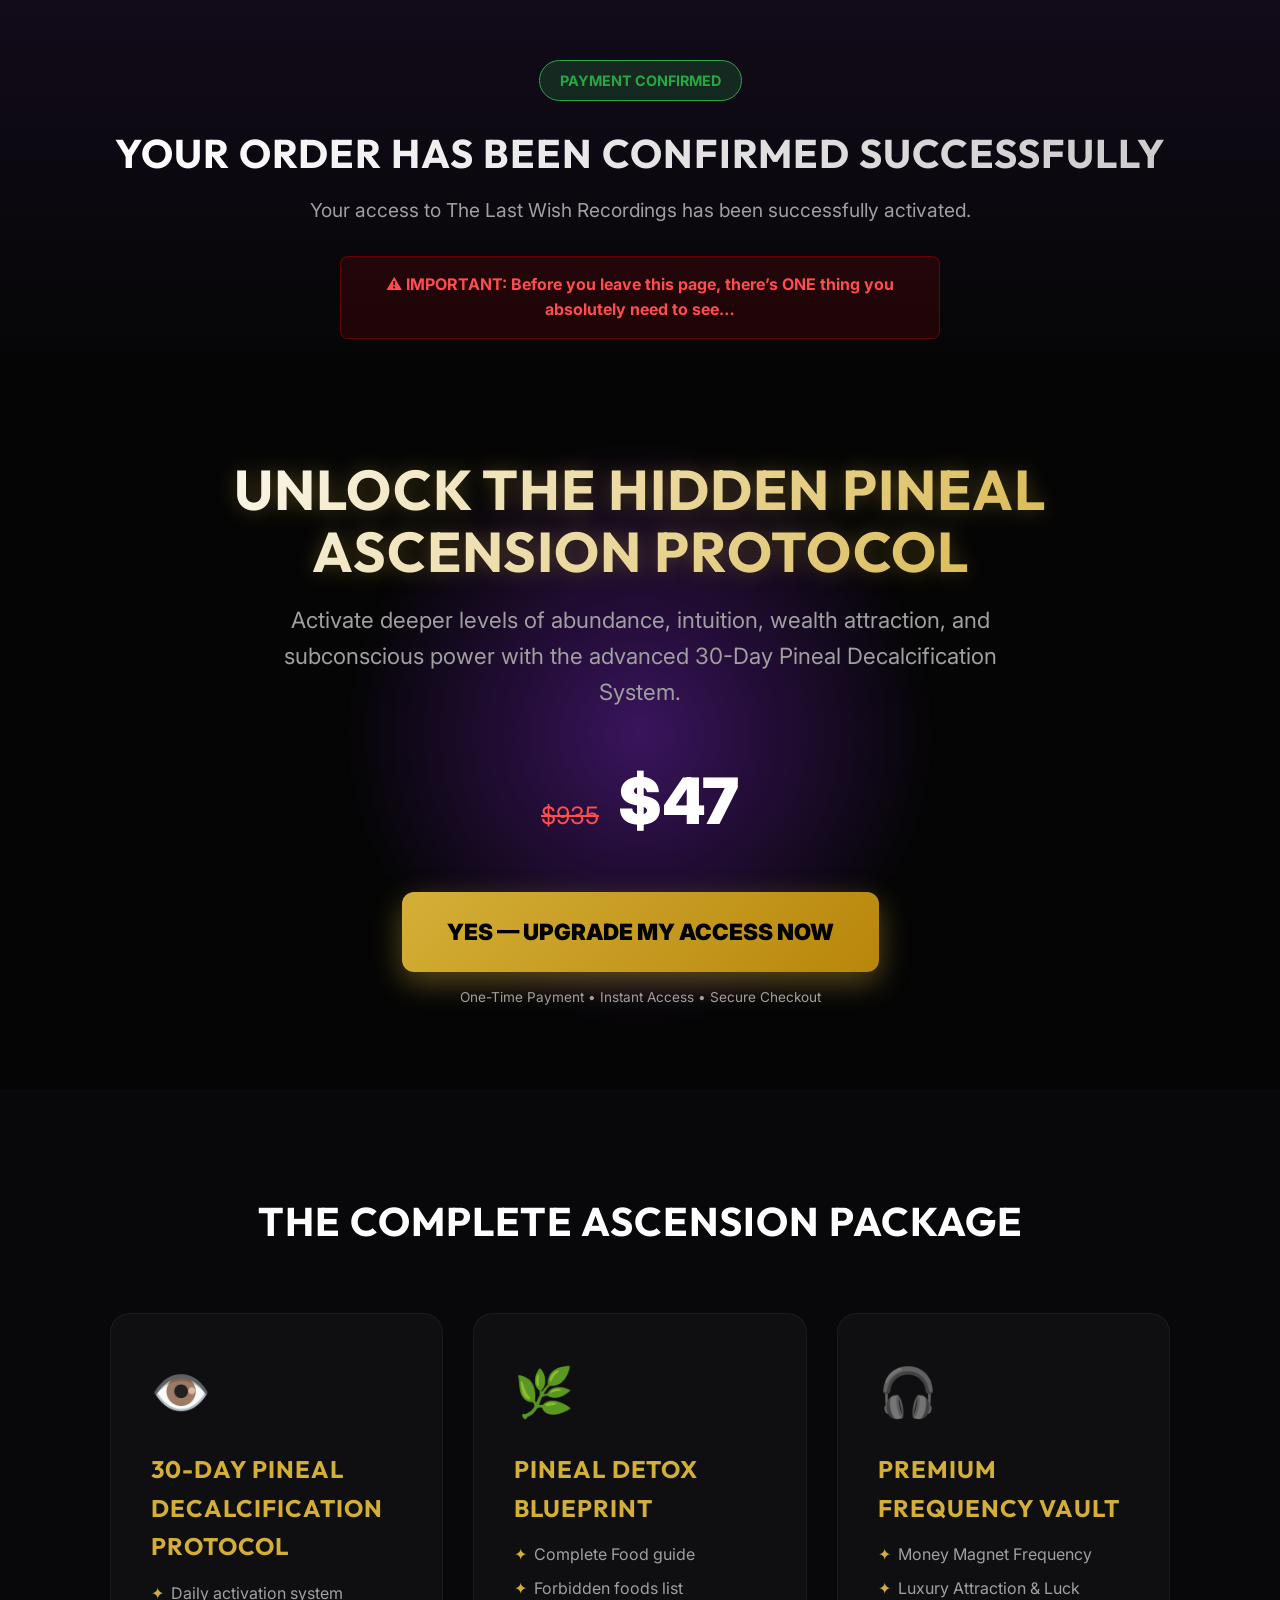
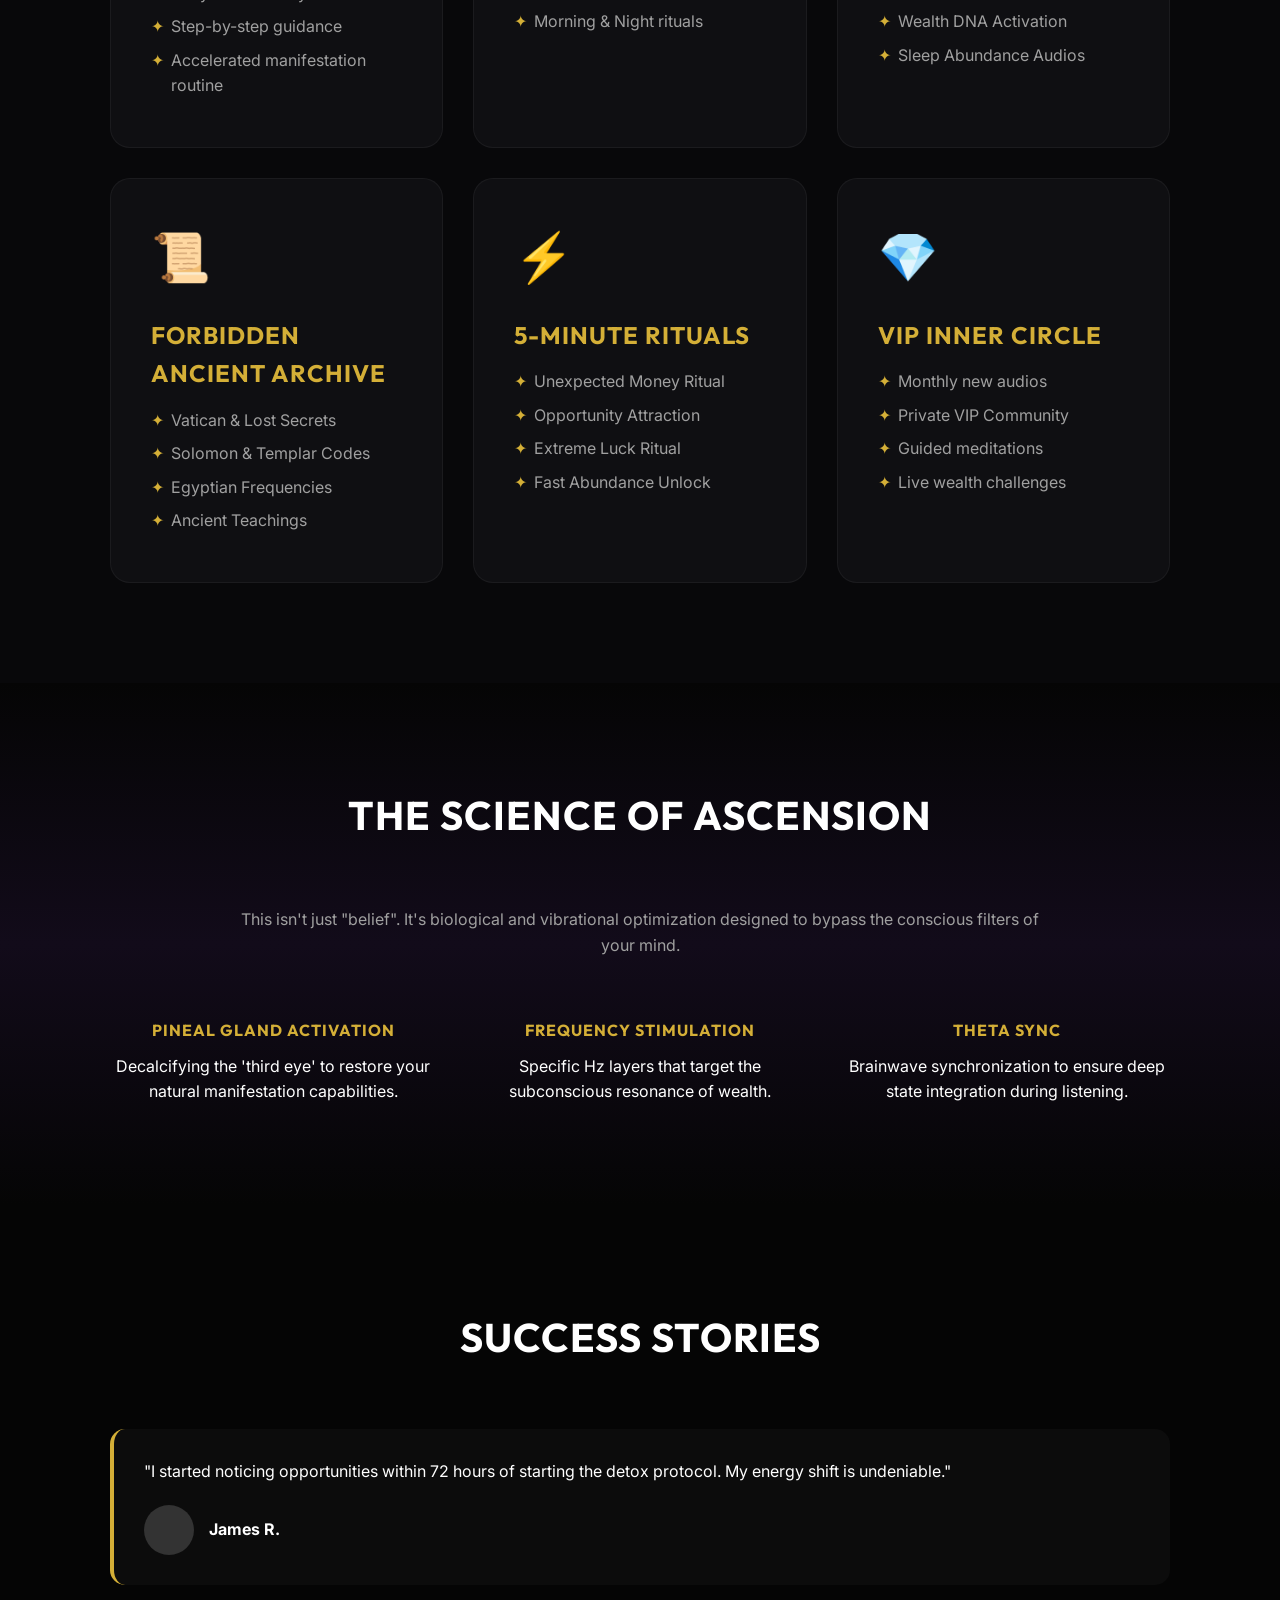
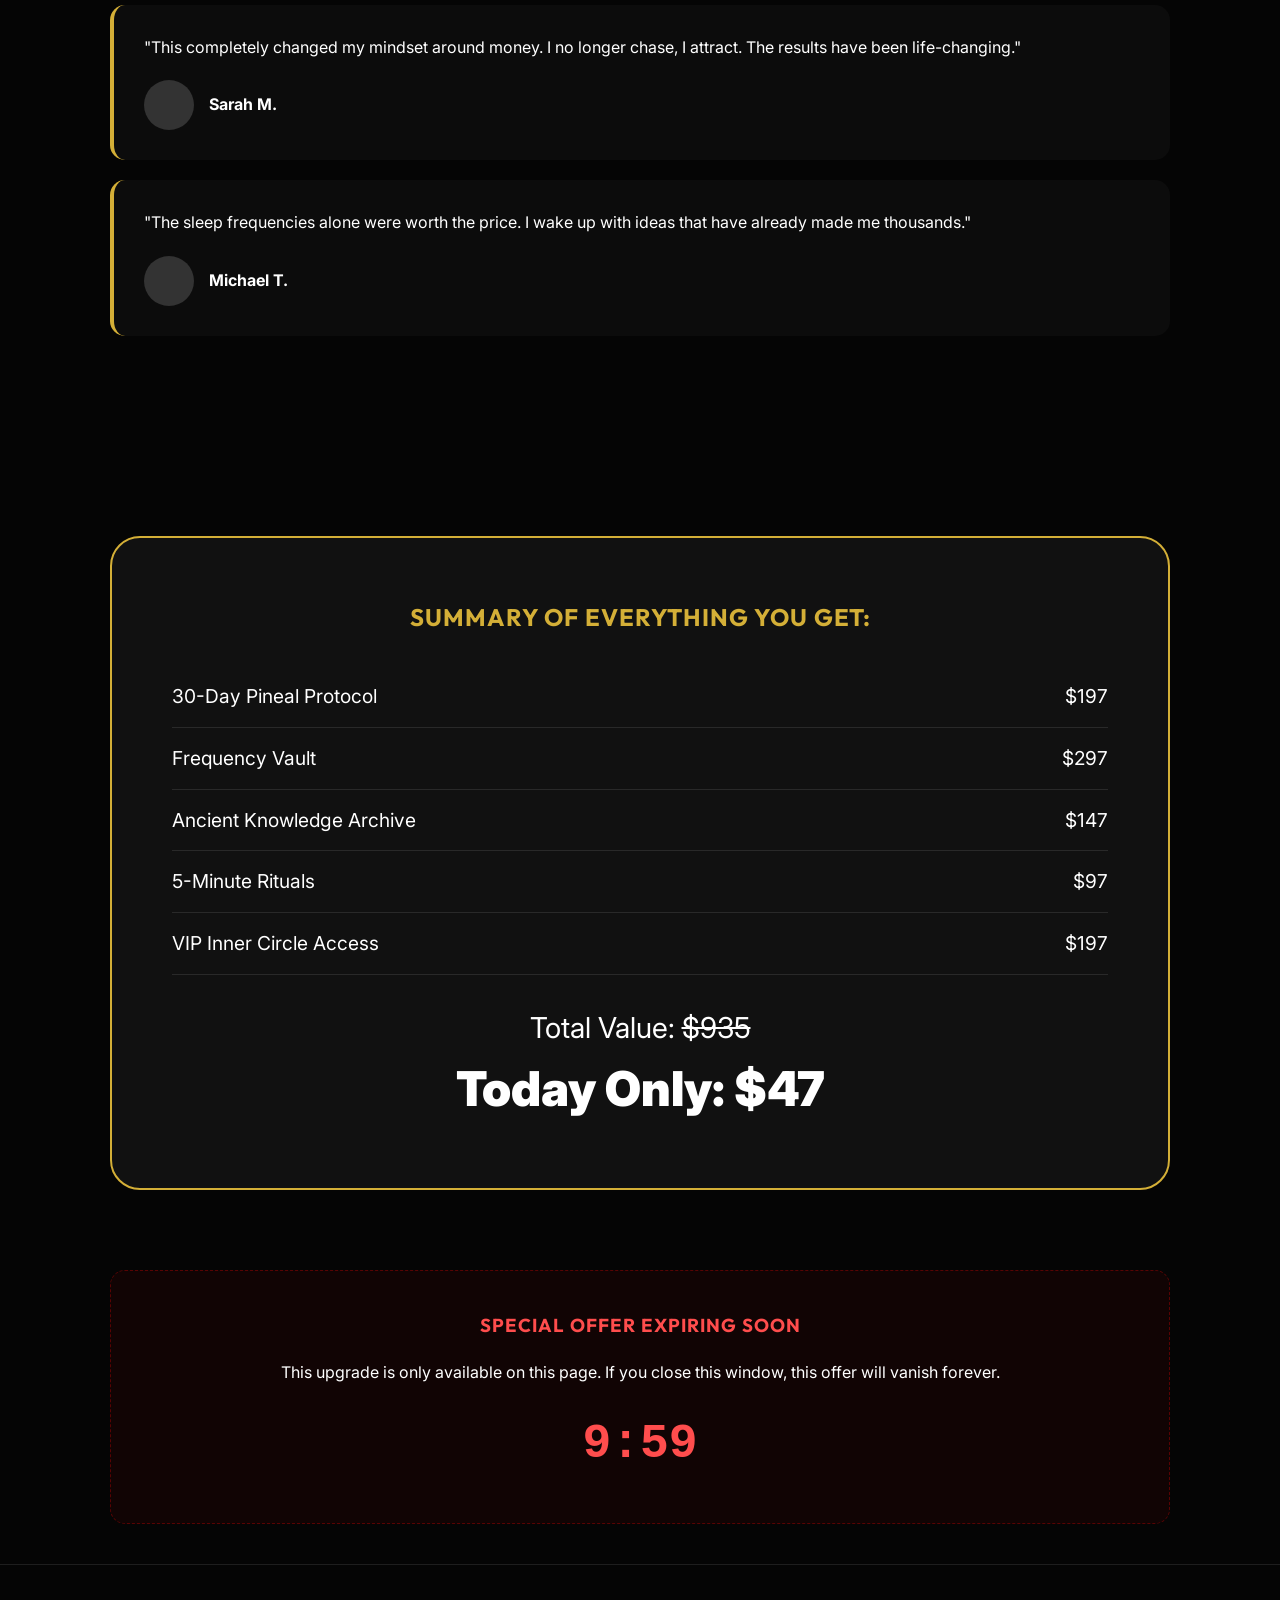
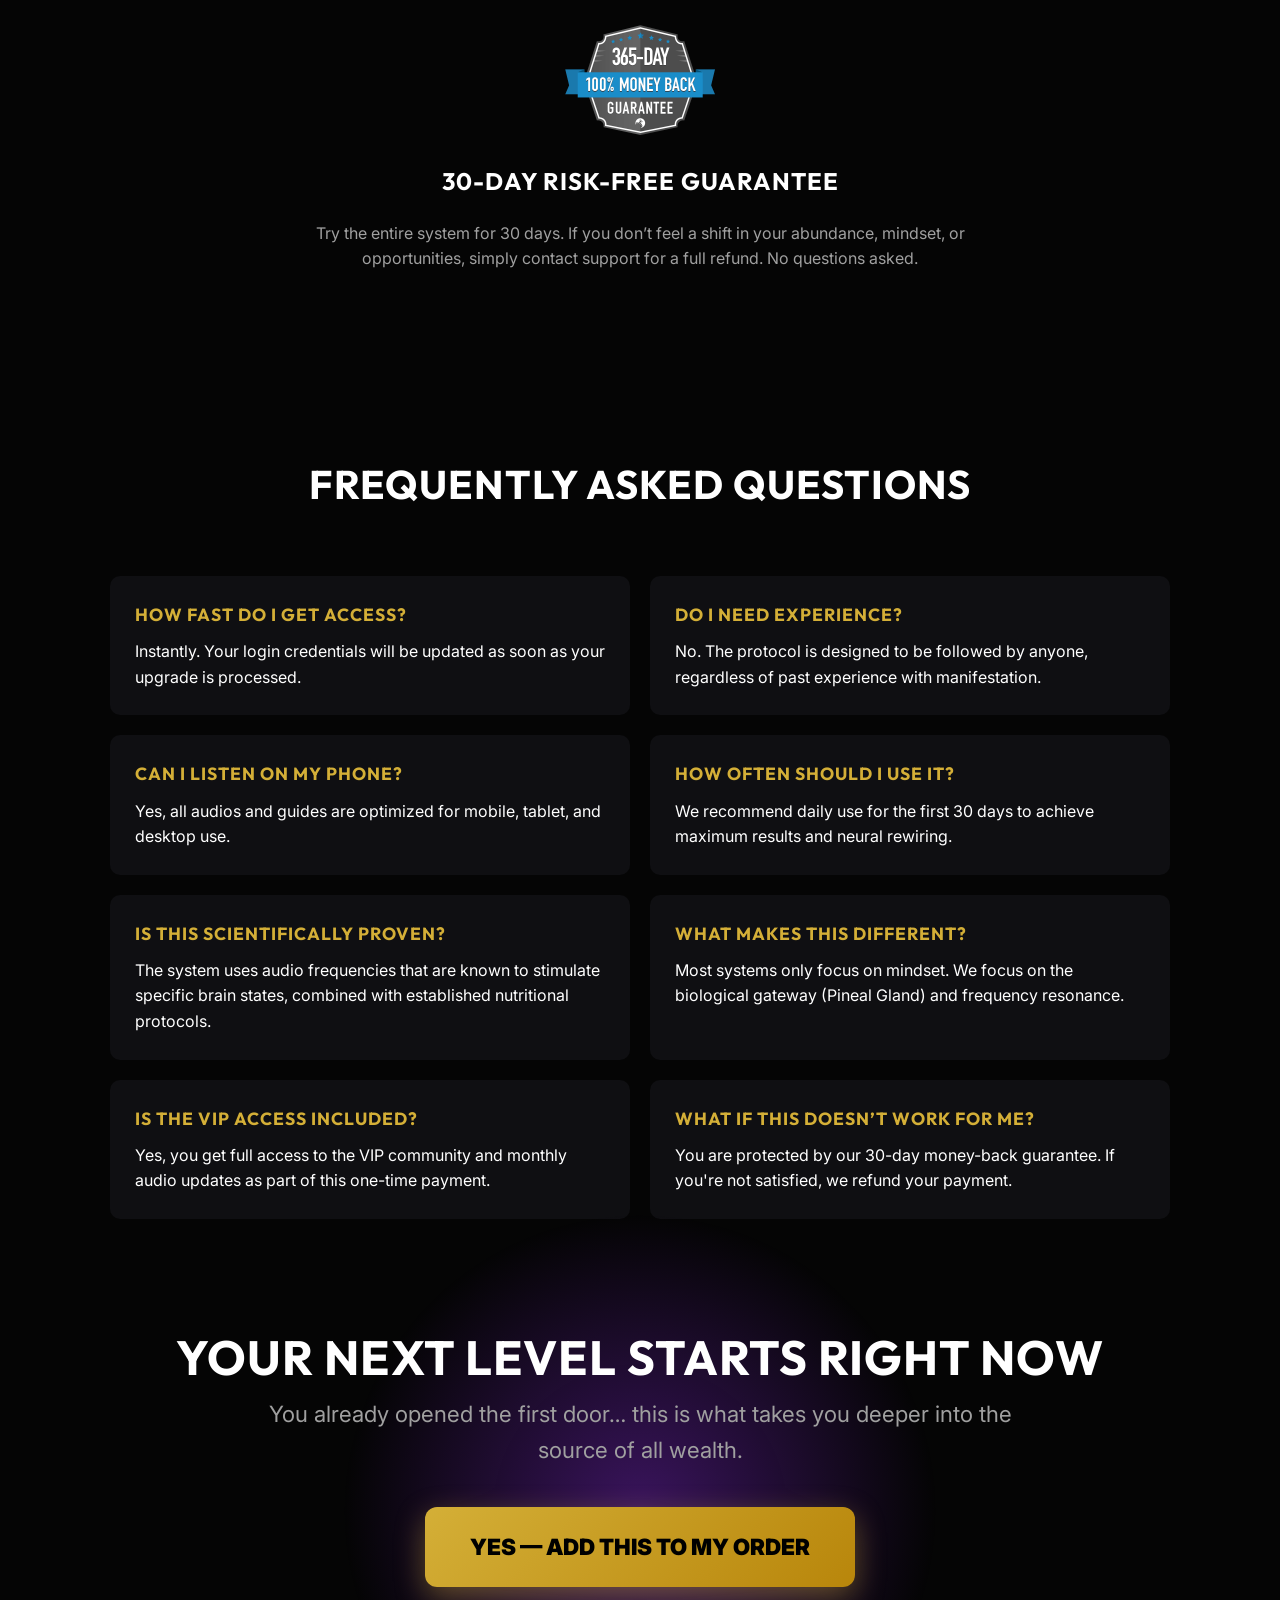
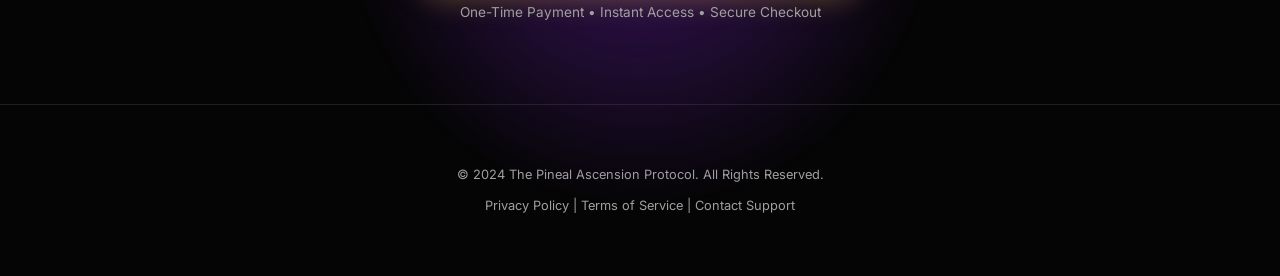
<file: up/index.html>
<!DOCTYPE html>
<html lang="en">
<head>
    <meta charset="UTF-8">
    <meta name="viewport" content="width=device-width, initial-scale=1.0">
    <title>Upgrade: The Pineal Ascension Protocol</title>
    <link rel="preconnect" href="https://fonts.googleapis.com">
    <link rel="preconnect" href="https://fonts.gstatic.com" crossorigin>
    <link href="https://fonts.googleapis.com/css2?family=Inter:wght@400;700&family=Outfit:wght@400;700;900&display=swap" rel="stylesheet">
    <link rel="stylesheet" href="style.css">
    <script>
        // Fix for missing trailing slash
        if (window.location.pathname.endsWith('/up')) {
            window.location.replace(window.location.href + '/');
        }
    </script>
    
    <!-- UTMify Pixel -->
    <script
      src="https://cdn.utmify.com.br/scripts/utms/latest.js"
      data-utmify-prevent-xcod-sck
      data-utmify-prevent-subids
      async
      defer
    ></script>
    <script>
      window.pixelId = "6a0247fee19011a35ebc2eb5";
      var a = document.createElement("script");
      a.setAttribute("async", "");
      a.setAttribute("defer", "");
      a.setAttribute("src", "https://cdn.utmify.com.br/scripts/pixel/pixel.js");
      document.head.appendChild(a);
    </script>
</head>
<body>

    <!-- TOP SECTION: CONGRATS -->
    <section class="top-congrats animate">
        <div class="container">
            <span class="status-badge">Payment Confirmed</span>
            <h1>Your Order Has Been Confirmed Successfully</h1>
            <p class="sub-h">Your access to The Last Wish Recordings has been successfully activated.</p>
            
            <div class="important-notice">
                ⚠️ IMPORTANT: Before you leave this page, there’s ONE thing you absolutely need to see…
            </div>
        </div>
    </section>

    <!-- MAIN UPSELL OFFER -->
    <section class="main-offer animate">
        <div class="container">
            <h2 class="headline-glow">Unlock The Hidden Pineal Ascension Protocol</h2>
            <p class="sub-h">Activate deeper levels of abundance, intuition, wealth attraction, and subconscious power with the advanced 30-Day Pineal Decalcification System.</p>
            
            <div class="price-display">
                <span class="old-price">$935</span>
                <span class="new-price">$47</span>
            </div>

            <a href="https://global.frendz.com.br/n7wqmcixb0" class="cta-button">
                YES — UPGRADE MY ACCESS NOW
            </a>
            <span class="sub-cta-text">One-Time Payment • Instant Access • Secure Checkout</span>
        </div>
    </section>

    <!-- WHAT THEY GET -->
    <section class="what-you-get">
        <div class="container">
            <h2 class="section-title">The Complete Ascension Package</h2>
            
            <div class="grid-cards">
                <!-- Card 1 -->
                <div class="premium-card">
                    <span class="card-icon">👁️</span>
                    <h3>30-Day Pineal Decalcification Protocol</h3>
                    <ul>
                        <li>Daily activation system</li>
                        <li>Step-by-step guidance</li>
                        <li>Accelerated manifestation routine</li>
                    </ul>
                </div>

                <!-- Card 2 -->
                <div class="premium-card">
                    <span class="card-icon">🌿</span>
                    <h3>Pineal Detox Blueprint</h3>
                    <ul>
                        <li>Complete Food guide</li>
                        <li>Forbidden foods list</li>
                        <li>Morning & Night rituals</li>
                    </ul>
                </div>

                <!-- Card 3 -->
                <div class="premium-card">
                    <span class="card-icon">🎧</span>
                    <h3>Premium Frequency Vault</h3>
                    <ul>
                        <li>Money Magnet Frequency</li>
                        <li>Luxury Attraction & Luck</li>
                        <li>Wealth DNA Activation</li>
                        <li>Sleep Abundance Audios</li>
                    </ul>
                </div>

                <!-- Card 4 -->
                <div class="premium-card">
                    <span class="card-icon">📜</span>
                    <h3>Forbidden Ancient Archive</h3>
                    <ul>
                        <li>Vatican & Lost Secrets</li>
                        <li>Solomon & Templar Codes</li>
                        <li>Egyptian Frequencies</li>
                        <li>Ancient Teachings</li>
                    </ul>
                </div>

                <!-- Card 5 -->
                <div class="premium-card">
                    <span class="card-icon">⚡</span>
                    <h3>5-Minute Rituals</h3>
                    <ul>
                        <li>Unexpected Money Ritual</li>
                        <li>Opportunity Attraction</li>
                        <li>Extreme Luck Ritual</li>
                        <li>Fast Abundance Unlock</li>
                    </ul>
                </div>

                <!-- Card 6 -->
                <div class="premium-card">
                    <span class="card-icon">💎</span>
                    <h3>VIP Inner Circle</h3>
                    <ul>
                        <li>Monthly new audios</li>
                        <li>Private VIP Community</li>
                        <li>Guided meditations</li>
                        <li>Live wealth challenges</li>
                    </ul>
                </div>
            </div>
        </div>
    </section>

    <!-- WHY THIS WORKS -->
    <section class="why-section">
        <div class="container">
            <h2 class="section-title">The Science of Ascension</h2>
            <p style="color: var(--text-dim); max-width: 800px; margin: 0 auto 40px;">This isn't just "belief". It's biological and vibrational optimization designed to bypass the conscious filters of your mind.</p>
            
            <div class="science-grid">
                <div class="science-item">
                    <h4>Pineal Gland Activation</h4>
                    <p>Decalcifying the 'third eye' to restore your natural manifestation capabilities.</p>
                </div>
                <div class="science-item">
                    <h4>Frequency Stimulation</h4>
                    <p>Specific Hz layers that target the subconscious resonance of wealth.</p>
                </div>
                <div class="science-item">
                    <h4>Theta Sync</h4>
                    <p>Brainwave synchronization to ensure deep state integration during listening.</p>
                </div>
            </div>
        </div>
    </section>

    <!-- SOCIAL PROOF -->
    <section class="testimonials">
        <div class="container">
            <h2 class="section-title">Success Stories</h2>
            
            <div class="testimonial-card">
                <p>"I started noticing opportunities within 72 hours of starting the detox protocol. My energy shift is undeniable."</p>
                <div class="user-info">
                    <div class="user-img"></div>
                    <strong>James R.</strong>
                </div>
            </div>

            <div class="testimonial-card">
                <p>"This completely changed my mindset around money. I no longer chase, I attract. The results have been life-changing."</p>
                <div class="user-info">
                    <div class="user-img"></div>
                    <strong>Sarah M.</strong>
                </div>
            </div>

            <div class="testimonial-card">
                <p>"The sleep frequencies alone were worth the price. I wake up with ideas that have already made me thousands."</p>
                <div class="user-info">
                    <div class="user-img"></div>
                    <strong>Michael T.</strong>
                </div>
            </div>
        </div>
    </section>

    <!-- VALUE STACK -->
    <section class="container">
        <div class="value-stack">
            <h2 style="color: var(--gold); margin-bottom: 30px;">Summary of Everything You Get:</h2>
            <div class="stack-item"><span>30-Day Pineal Protocol</span> <span>$197</span></div>
            <div class="stack-item"><span>Frequency Vault</span> <span>$297</span></div>
            <div class="stack-item"><span>Ancient Knowledge Archive</span> <span>$147</span></div>
            <div class="stack-item"><span>5-Minute Rituals</span> <span>$97</span></div>
            <div class="stack-item"><span>VIP Inner Circle Access</span> <span>$197</span></div>
            
            <div class="stack-total">
                <p>Total Value: <span style="text-decoration: line-through;">$935</span></p>
                <p style="font-size: 3rem; font-weight: 900; color: #fff;">Today Only: $47</p>
            </div>
        </div>
    </section>

    <!-- URGENCY & COUNTDOWN -->
    <section class="container">
        <div class="urgency-section">
            <h3 style="color: #ff4d4d; margin-bottom: 20px;">SPECIAL OFFER EXPIRING SOON</h3>
            <p style="margin-bottom: 20px;">This upgrade is only available on this page. If you close this window, this offer will vanish forever.</p>
            <div id="countdown">10:00</div>
        </div>
    </section>

    <!-- GUARANTEE -->
    <section class="guarantee-box">
        <div class="container">
            <img src="../365.png" alt="Guarantee" class="guarantee-img">
            <h2>30-Day Risk-Free Guarantee</h2>
            <p style="max-width: 700px; margin: 20px auto; color: var(--text-dim);">Try the entire system for 30 days. If you don’t feel a shift in your abundance, mindset, or opportunities, simply contact support for a full refund. No questions asked.</p>
        </div>
    </section>

    <!-- FAQ -->
    <section class="faq-section">
        <div class="container">
            <h2 class="section-title">Frequently Asked Questions</h2>
            <div class="faq-grid">
                <div class="faq-item">
                    <h4>How fast do I get access?</h4>
                    <p>Instantly. Your login credentials will be updated as soon as your upgrade is processed.</p>
                </div>
                <div class="faq-item">
                    <h4>Do I need experience?</h4>
                    <p>No. The protocol is designed to be followed by anyone, regardless of past experience with manifestation.</p>
                </div>
                <div class="faq-item">
                    <h4>Can I listen on my phone?</h4>
                    <p>Yes, all audios and guides are optimized for mobile, tablet, and desktop use.</p>
                </div>
                <div class="faq-item">
                    <h4>How often should I use it?</h4>
                    <p>We recommend daily use for the first 30 days to achieve maximum results and neural rewiring.</p>
                </div>
                <div class="faq-item">
                    <h4>Is this scientifically proven?</h4>
                    <p>The system uses audio frequencies that are known to stimulate specific brain states, combined with established nutritional protocols.</p>
                </div>
                <div class="faq-item">
                    <h4>What makes this different?</h4>
                    <p>Most systems only focus on mindset. We focus on the biological gateway (Pineal Gland) and frequency resonance.</p>
                </div>
                <div class="faq-item">
                    <h4>Is the VIP access included?</h4>
                    <p>Yes, you get full access to the VIP community and monthly audio updates as part of this one-time payment.</p>
                </div>
                <div class="faq-item">
                    <h4>What if this doesn’t work for me?</h4>
                    <p>You are protected by our 30-day money-back guarantee. If you're not satisfied, we refund your payment.</p>
                </div>
            </div>
        </div>
    </section>

    <!-- FINAL CTA -->
    <section class="main-offer" style="padding-top: 0;">
        <div class="container">
            <h2 style="font-size: 3rem;">Your Next Level Starts Right Now</h2>
            <p class="sub-h">You already opened the first door… this is what takes you deeper into the source of all wealth.</p>
            
            <a href="https://global.frendz.com.br/n7wqmcixb0" class="cta-button">
                YES — ADD THIS TO MY ORDER
            </a>
            <span class="sub-cta-text">One-Time Payment • Instant Access • Secure Checkout</span>
        </div>
    </section>

    <footer>
        <div class="container">
            <p>&copy; 2024 The Pineal Ascension Protocol. All Rights Reserved.</p>
            <p style="margin-top: 10px;">Privacy Policy | Terms of Service | Contact Support</p>
        </div>
    </footer>

    <script>
        // Simple Countdown
        let time = 600;
        const display = document.getElementById('countdown');
        
        setInterval(() => {
            let minutes = Math.floor(time / 60);
            let seconds = time % 60;
            seconds = seconds < 10 ? '0' + seconds : seconds;
            display.innerHTML = `${minutes}:${seconds}`;
            if (time > 0) time--;
        }, 1000);

        // Simple Fade In on Scroll
        const observerOptions = {
            threshold: 0.1
        };

        const observer = new IntersectionObserver((entries) => {
            entries.forEach(entry => {
                if (entry.isIntersecting) {
                    entry.target.classList.add('animate');
                }
            });
        }, observerOptions);

        document.querySelectorAll('section').forEach(section => {
            observer.observe(section);
        });
    </script>
</body>
</html>
</file>
<file: member/member.css>
:root {
    --bg-black: #050505;
    --bg-darker: #0a0a0a;
    --bg-card: rgba(15, 15, 15, 0.8);
    --gold-primary: #D4AF37;
    --gold-glow: #FFD700;
    --text-white: #f5f5f5;
    --text-dim: #a0a0a0;
    --accent-purple: #2a0e4a;
    --border-gold: rgba(212, 175, 55, 0.3);
    --glass-effect: blur(15px);
    --transition-premium: all 0.5s cubic-bezier(0.16, 1, 0.3, 1);
}

* {
    margin: 0;
    padding: 0;
    box-sizing: border-box;
}

body {
    background-color: var(--bg-black);
    color: var(--text-white);
    font-family: 'Inter', sans-serif;
    overflow-x: hidden;
    line-height: 1.7;
}

/* Cosmic Background */
.cosmic-background {
    position: fixed;
    top: 0;
    left: 0;
    width: 100%;
    height: 100%;
    z-index: -2;
    background: radial-gradient(circle at 50% 50%, #0d0d0d 0%, #000000 100%);
}

.glow-overlay {
    position: fixed;
    top: 0;
    left: 0;
    width: 100%;
    height: 100%;
    background: radial-gradient(circle at 50% 0%, rgba(212, 175, 55, 0.05) 0%, transparent 70%);
    z-index: -1;
    pointer-events: none;
}

#particles-container {
    position: absolute;
    width: 100%;
    height: 100%;
}

.particle {
    position: absolute;
    background: #fff;
    border-radius: 50%;
    opacity: 0.2;
    animation: float 25s infinite linear;
}

@keyframes float {
    0% { transform: translateY(100vh) scale(0); opacity: 0; }
    10% { opacity: 0.3; }
    90% { opacity: 0.1; }
    100% { transform: translateY(-10vh) scale(1); opacity: 0; }
}

/* Container */
.member-container {
    max-width: 1300px;
    margin: 0 auto;
    padding: 40px 20px;
}

/* Top Nav */
.top-nav {
    display: flex;
    justify-content: space-between;
    align-items: center;
    margin-bottom: 60px;
}

.btn-back {
    color: var(--text-dim);
    text-decoration: none;
    font-size: 0.85rem;
    font-weight: 300;
    letter-spacing: 1px;
    text-transform: uppercase;
    transition: var(--transition-premium);
    display: flex;
    align-items: center;
    gap: 8px;
}

.btn-back:hover {
    color: var(--gold-primary);
    text-shadow: 0 0 10px var(--gold-primary);
}

.user-status {
    font-size: 0.75rem;
    letter-spacing: 2px;
}

.status-value {
    color: var(--gold-primary);
    font-weight: 700;
}

/* Hero Section */
.hero-experience {
    text-align: center;
    padding: 40px 0 80px;
}

.badge {
    display: inline-block;
    border: 1px solid var(--border-gold);
    padding: 5px 15px;
    font-size: 0.65rem;
    letter-spacing: 3px;
    color: var(--gold-primary);
    margin-bottom: 20px;
    border-radius: 2px;
}

.hero-experience h1 {
    font-size: 4.5rem;
    font-weight: 900;
    letter-spacing: -2px;
    margin-bottom: 20px;
    background: linear-gradient(to bottom, #fff 40%, var(--gold-primary) 100%);
    -webkit-background-clip: text;
    -webkit-text-fill-color: transparent;
}

.subtitle {
    color: var(--text-dim);
    font-size: 1.1rem;
    max-width: 600px;
    margin: 0 auto 40px;
}

.hero-stats {
    display: flex;
    justify-content: center;
    gap: 30px;
}

.stat-item {
    background: rgba(255,255,255,0.02);
    border: 1px solid rgba(255,255,255,0.05);
    padding: 12px 25px;
    border-radius: 100px;
    font-size: 0.8rem;
    color: var(--text-dim);
    display: flex;
    align-items: center;
    gap: 10px;
    backdrop-filter: var(--glass-effect);
}

/* Progress */
.overall-progress {
    margin-bottom: 100px;
    max-width: 800px;
    margin-left: auto;
    margin-right: auto;
}

.progress-info {
    display: flex;
    justify-content: space-between;
    font-size: 0.75rem;
    text-transform: uppercase;
    letter-spacing: 2px;
    margin-bottom: 15px;
    color: var(--text-dim);
}

.progress-track {
    width: 100%;
    height: 4px;
    background: rgba(255,255,255,0.05);
    border-radius: 10px;
    overflow: hidden;
}

.progress-fill {
    width: 0%;
    height: 100%;
    background: linear-gradient(to right, var(--gold-primary), #fff);
    box-shadow: 0 0 15px var(--gold-primary);
    transition: width 1s ease;
}

/* Grids */
.section-title {
    font-size: 1.5rem;
    font-weight: 300;
    text-transform: uppercase;
    letter-spacing: 5px;
    margin-bottom: 50px;
    display: flex;
    align-items: center;
    gap: 20px;
}

.section-title::after {
    content: '';
    flex: 1;
    height: 1px;
    background: linear-gradient(to right, var(--border-gold), transparent);
}

.modules-grid {
    display: grid;
    grid-template-columns: repeat(auto-fill, minmax(380px, 1fr));
    gap: 40px;
    margin-bottom: 120px;
}

/* Premium Card */
.module-card {
    background: var(--bg-card);
    border: 1px solid rgba(255,255,255,0.05);
    padding: 40px;
    border-radius: 4px;
    position: relative;
    cursor: pointer;
    transition: var(--transition-premium);
    overflow: hidden;
}

.module-card::before {
    content: '';
    position: absolute;
    top: 0;
    left: 0;
    width: 100%;
    height: 100%;
    background: linear-gradient(45deg, transparent, rgba(212, 175, 55, 0.05));
    opacity: 0;
    transition: var(--transition-premium);
}

.module-card:hover {
    transform: translateY(-10px);
    border-color: var(--border-gold);
    background: rgba(25, 25, 25, 0.9);
    box-shadow: 0 30px 60px rgba(0,0,0,0.5);
}

.module-card:hover::before {
    opacity: 1;
}

.module-tag {
    font-size: 0.65rem;
    color: var(--gold-primary);
    letter-spacing: 2px;
    text-transform: uppercase;
    display: block;
    margin-bottom: 15px;
}

.module-card h3 {
    font-size: 1.8rem;
    font-weight: 700;
    margin-bottom: 15px;
    color: #fff;
}

.module-card p {
    font-size: 0.9rem;
    color: var(--text-dim);
    margin-bottom: 30px;
}

.btn-open {
    font-size: 0.75rem;
    font-weight: 700;
    color: var(--gold-primary);
    text-decoration: none;
    text-transform: uppercase;
    letter-spacing: 2px;
    display: flex;
    align-items: center;
    gap: 10px;
}

/* Community Section */
.community-section {
    margin-top: 100px;
    margin-bottom: 100px;
}

.community-card {
    background: linear-gradient(135deg, #111 0%, #000 100%);
    border: 1px solid var(--border-gold);
    padding: 80px;
    text-align: center;
    border-radius: 4px;
}

.community-card h2 {
    font-size: 3rem;
    margin-bottom: 20px;
}

.btn-gold {
    background: var(--gold-primary);
    color: #000;
    border: none;
    padding: 18px 45px;
    font-size: 0.9rem;
    font-weight: 900;
    text-transform: uppercase;
    letter-spacing: 2px;
    cursor: pointer;
    margin-top: 30px;
    transition: var(--transition-premium);
}

.btn-gold:hover {
    background: #fff;
    transform: scale(1.05);
}

/* Modal System */
.lesson-modal {
    position: fixed;
    top: 0;
    left: 0;
    width: 100%;
    height: 100%;
    z-index: 2000;
    display: none;
}

.modal-overlay {
    position: absolute;
    top: 0;
    left: 0;
    width: 100%;
    height: 100%;
    background: rgba(0,0,0,0.95);
    backdrop-filter: blur(20px);
}

.modal-body {
    position: relative;
    width: 100%;
    height: 100%;
    max-width: 1000px;
    margin: 0 auto;
    background: var(--bg-black);
    border-left: 1px solid rgba(255,255,255,0.05);
    border-right: 1px solid rgba(255,255,255,0.05);
    overflow: hidden;
    animation: slideUp 0.6s cubic-bezier(0.16, 1, 0.3, 1);
}

@keyframes slideUp {
    from { transform: translateY(100vh); }
    to { transform: translateY(0); }
}

.lesson-scroll-container {
    height: 100%;
    overflow-y: auto;
    padding: 80px 60px;
    scrollbar-width: thin;
    scrollbar-color: var(--gold-primary) transparent;
}

.close-modal {
    position: fixed;
    top: 30px;
    right: 30px;
    font-size: 2rem;
    color: var(--text-dim);
    cursor: pointer;
    z-index: 2100;
    transition: var(--transition-premium);
}

.close-modal:hover {
    color: #fff;
    transform: rotate(90deg);
}

/* Immersive Content Styling */
.lesson-header {
    margin-bottom: 60px;
    text-align: center;
}

.lesson-header h2 {
    font-size: 3.5rem;
    font-weight: 900;
    margin-bottom: 20px;
    color: var(--gold-primary);
}

.lesson-section {
    margin-bottom: 80px;
}

.lesson-section h3 {
    font-size: 1.5rem;
    color: var(--gold-primary);
    margin-bottom: 30px;
    text-transform: uppercase;
    letter-spacing: 3px;
    border-bottom: 1px solid var(--border-gold);
    padding-bottom: 10px;
}

.lesson-body-text {
    font-size: 1.15rem;
    line-height: 2;
    color: #ccc;
}

.luxury-quote {
    padding: 40px;
    background: rgba(212, 175, 55, 0.05);
    border-left: 2px solid var(--gold-primary);
    margin: 50px 0;
    font-style: italic;
    font-size: 1.4rem;
    color: #eee;
}

.action-card {
    background: #111;
    border: 1px solid rgba(255,255,255,0.05);
    padding: 40px;
    margin: 40px 0;
    border-radius: 4px;
}

.ritual-box {
    background: radial-gradient(circle at center, #1a1a1a 0%, #0a0a0a 100%);
    padding: 60px;
    border-radius: 8px;
    text-align: center;
    border: 1px solid var(--border-gold);
    box-shadow: 0 0 40px rgba(212, 175, 55, 0.1);
}

/* Affirmations */
.affirmation-grid {
    display: grid;
    grid-template-columns: 1fr 1fr;
    gap: 20px;
}

.affirmation-item {
    background: rgba(255,255,255,0.02);
    padding: 20px;
    border-radius: 4px;
    font-size: 1rem;
    color: var(--gold-primary);
    border-left: 3px solid var(--gold-primary);
}

/* Visualizer */
.visualizer {
    display: flex;
    justify-content: center;
    gap: 8px;
    height: 40px;
    align-items: center;
    margin: 30px 0;
}

.v-bar {
    width: 3px;
    height: 10px;
    background: var(--gold-primary);
    animation: v-pulse 1s infinite ease-in-out;
}

@keyframes v-pulse {
    0%, 100% { height: 10px; opacity: 0.5; }
    50% { height: 40px; opacity: 1; }
}

/* Footer */
.member-footer {
    text-align: center;
    padding: 60px 0;
    opacity: 0.5;
    font-size: 0.7rem;
    letter-spacing: 2px;
}

.glow-line {
    height: 1px;
    background: linear-gradient(to right, transparent, var(--border-gold), transparent);
    margin-bottom: 40px;
}

/* Mobile */
@media (max-width: 768px) {
    .hero-experience h1 { font-size: 2.8rem; }
    .modules-grid { grid-template-columns: 1fr; }
    .modal-body { padding: 40px 20px; }
    .lesson-header h2 { font-size: 2rem; }
}
</file>
<file: policy/style.css>
:root {
    --bg-dark: #0a0a0c;
    --bg-card: #16161a;
    --text-primary: #e2e2e7;
    --text-secondary: #a1a1aa;
    --accent-gold: #d4af37;
    --accent-purple: #8b5cf6;
    --border-color: #2d2d33;
    --container-width: 800px;
}

* {
    margin: 0;
    padding: 0;
    box-sizing: border-box;
}

body {
    font-family: 'Inter', sans-serif;
    background-color: var(--bg-dark);
    color: var(--text-primary);
    line-height: 1.7;
    -webkit-font-smoothing: antialiased;
}

h1, h2, h3 {
    font-family: 'Outfit', sans-serif;
    font-weight: 600;
    letter-spacing: -0.02em;
}

.container {
    max-width: var(--container-width);
    margin: 0 auto;
    padding: 0 24px;
}

/* Header */
.policy-header {
    padding: 100px 0 60px;
    text-align: center;
    background: radial-gradient(circle at top, rgba(139, 92, 246, 0.1) 0%, transparent 70%);
}

.policy-header h1 {
    font-size: 3.5rem;
    margin-bottom: 16px;
    background: linear-gradient(to bottom, #ffffff, #a1a1aa);
    -webkit-background-clip: text;
    -webkit-text-fill-color: transparent;
}

.last-updated {
    font-size: 0.9rem;
    color: var(--text-secondary);
    text-transform: uppercase;
    letter-spacing: 0.1em;
}

/* Content */
.policy-content {
    padding-bottom: 100px;
}

.intro {
    font-size: 1.15rem;
    color: var(--text-primary);
    margin-bottom: 40px;
}

hr {
    border: 0;
    height: 1px;
    background: linear-gradient(to right, transparent, var(--border-color), transparent);
    margin: 60px 0;
}

section {
    margin-bottom: 48px;
}

h2 {
    font-size: 1.75rem;
    margin-bottom: 24px;
    color: var(--accent-gold);
    display: flex;
    align-items: center;
    gap: 12px;
}

p {
    margin-bottom: 20px;
    color: var(--text-secondary);
}

ul {
    margin-bottom: 24px;
    list-style: none;
}

ul li {
    position: relative;
    padding-left: 28px;
    margin-bottom: 12px;
    color: var(--text-secondary);
}

ul li::before {
    content: "✦";
    position: absolute;
    left: 0;
    color: var(--accent-gold);
    font-size: 0.8rem;
}

strong {
    color: #fff;
    font-weight: 600;
}

/* Contact Box */
.contact-box {
    background: var(--bg-card);
    border: 1px solid var(--border-color);
    padding: 32px;
    border-radius: 16px;
    margin-top: 24px;
    box-shadow: 0 10px 30px rgba(0,0,0,0.3);
}

.contact-box p {
    margin-bottom: 12px;
    display: flex;
    flex-direction: column;
}

.contact-box strong {
    font-size: 0.85rem;
    text-transform: uppercase;
    letter-spacing: 0.05em;
    color: var(--accent-gold);
    margin-bottom: 4px;
}

/* Footer */
.policy-footer {
    padding: 60px 0;
    border-top: 1px solid var(--border-color);
    text-align: center;
}

.footer-nav {
    display: flex;
    justify-content: center;
    gap: 24px;
    margin-bottom: 24px;
    flex-wrap: wrap;
}

.footer-nav a {
    color: var(--text-secondary);
    text-decoration: none;
    font-size: 0.9rem;
    transition: color 0.2s ease;
}

.footer-nav a:hover {
    color: var(--accent-gold);
}

.copyright {
    font-size: 0.85rem;
    color: #52525b;
}

/* Responsive */
@media (max-width: 768px) {
    .policy-header {
        padding: 60px 0 40px;
    }
    
    .policy-header h1 {
        font-size: 2.5rem;
    }
    
    h2 {
        font-size: 1.5rem;
    }
    
    .contact-box {
        padding: 24px;
    }
}
</file>
<file: support/style.css>
:root {
    --bg-dark: #0a0a0c;
    --bg-card: #16161a;
    --bg-section: #111114;
    --text-primary: #e2e2e7;
    --text-secondary: #a1a1aa;
    --accent-gold: #d4af37;
    --accent-purple: #8b5cf6;
    --border-color: #2d2d33;
    --container-width: 1100px;
}

* {
    margin: 0;
    padding: 0;
    box-sizing: border-box;
}

body {
    font-family: 'Inter', sans-serif;
    background-color: var(--bg-dark);
    color: var(--text-primary);
    line-height: 1.6;
    -webkit-font-smoothing: antialiased;
}

h1, h2, h3 {
    font-family: 'Outfit', sans-serif;
    font-weight: 600;
}

.container {
    max-width: var(--container-width);
    margin: 0 auto;
    padding: 0 24px;
}

/* Hero Section */
.support-hero {
    padding: 100px 0 60px;
    text-align: center;
    background: radial-gradient(circle at top, rgba(139, 92, 246, 0.08) 0%, transparent 70%);
}

.badge {
    background: rgba(212, 175, 55, 0.1);
    color: var(--accent-gold);
    padding: 6px 16px;
    border-radius: 100px;
    font-size: 0.85rem;
    font-weight: 600;
    text-transform: uppercase;
    letter-spacing: 0.05em;
    margin-bottom: 24px;
    display: inline-block;
}

.support-hero h1 {
    font-size: 3rem;
    margin-bottom: 20px;
    background: linear-gradient(to bottom, #ffffff, #a1a1aa);
    -webkit-background-clip: text;
    -webkit-text-fill-color: transparent;
}

.subtitle {
    max-width: 700px;
    margin: 0 auto 40px;
    color: var(--text-secondary);
    font-size: 1.1rem;
}

.hero-stats {
    display: grid;
    grid-template-columns: repeat(auto-fit, minmax(200px, 1fr));
    gap: 24px;
    margin-top: 40px;
}

.stat-item {
    background: var(--bg-card);
    padding: 20px;
    border-radius: 12px;
    border: 1px solid var(--border-color);
}

.stat-item strong {
    display: block;
    font-size: 0.8rem;
    text-transform: uppercase;
    color: var(--accent-gold);
    margin-bottom: 8px;
}

.stat-item span {
    font-size: 0.95rem;
}

/* Section Common */
.section-title {
    font-size: 2rem;
    text-align: center;
    margin-bottom: 40px;
}

section {
    padding: 80px 0;
}

.dark-section {
    background: var(--bg-section);
}

/* Support Grid */
.support-grid {
    display: grid;
    grid-template-columns: repeat(auto-fit, minmax(300px, 1fr));
    gap: 24px;
}

.support-card {
    background: var(--bg-card);
    border: 1px solid var(--border-color);
    padding: 32px;
    border-radius: 16px;
    transition: transform 0.3s ease, border-color 0.3s ease;
    cursor: pointer;
}

.support-card:hover {
    transform: translateY(-5px);
    border-color: var(--accent-gold);
}

.card-icon {
    font-size: 2.5rem;
    margin-bottom: 20px;
}

.support-card h3 {
    font-size: 1.25rem;
    margin-bottom: 12px;
}

.support-card p {
    color: var(--text-secondary);
    font-size: 0.95rem;
}

/* Access Help */
.access-content {
    text-align: center;
    max-width: 800px;
    margin: 0 auto;
}

.btn-primary {
    display: inline-block;
    background: var(--accent-gold);
    color: #000;
    padding: 16px 32px;
    border-radius: 8px;
    text-decoration: none;
    font-weight: 700;
    margin-top: 32px;
    transition: transform 0.2s ease, box-shadow 0.2s ease;
}

.btn-primary:hover {
    transform: scale(1.05);
    box-shadow: 0 10px 20px rgba(212, 175, 55, 0.2);
}

/* FAQ Accordion */
.faq-accordion {
    max-width: 800px;
    margin: 0 auto;
}

details {
    background: var(--bg-card);
    border: 1px solid var(--border-color);
    border-radius: 12px;
    margin-bottom: 16px;
    overflow: hidden;
}

summary {
    padding: 20px 24px;
    font-weight: 600;
    cursor: pointer;
    list-style: none;
    display: flex;
    justify-content: space-between;
    align-items: center;
    transition: background 0.2s ease;
}

summary:hover {
    background: rgba(255,255,255,0.03);
}

summary::after {
    content: "+";
    color: var(--accent-gold);
    font-size: 1.5rem;
    font-family: monospace;
}

details[open] summary::after {
    content: "-";
}

details p {
    padding: 0 24px 20px;
    color: var(--text-secondary);
}

/* Tech Support */
.tech-steps {
    display: grid;
    grid-template-columns: repeat(auto-fit, minmax(200px, 1fr));
    gap: 20px;
    margin-top: 40px;
}

.step {
    background: rgba(255,255,255,0.03);
    padding: 20px;
    border-radius: 12px;
    font-size: 0.9rem;
    border-left: 3px solid var(--accent-purple);
}

/* Contact Form */
.form-container {
    max-width: 700px;
    margin: 0 auto;
    background: var(--bg-card);
    padding: 48px;
    border-radius: 20px;
    border: 1px solid var(--border-color);
}

.support-form {
    display: grid;
    grid-template-columns: repeat(2, 1fr);
    gap: 20px;
}

.form-group.full-width {
    grid-column: span 2;
}

label {
    display: block;
    font-size: 0.85rem;
    margin-bottom: 8px;
    color: var(--text-secondary);
}

input, select, textarea {
    width: 100%;
    background: var(--bg-dark);
    border: 1px solid var(--border-color);
    padding: 12px 16px;
    border-radius: 8px;
    color: #fff;
    font-family: inherit;
    font-size: 1rem;
}

input:focus, select:focus, textarea:focus {
    outline: none;
    border-color: var(--accent-gold);
}

.btn-submit {
    grid-column: span 2;
    background: var(--accent-purple);
    color: #fff;
    border: none;
    padding: 16px;
    border-radius: 8px;
    font-weight: 700;
    cursor: pointer;
    margin-top: 12px;
    transition: opacity 0.2s ease;
}

.btn-submit:hover {
    opacity: 0.9;
}

/* VIP Banner */
.vip-banner {
    background: linear-gradient(135deg, #1a1a2e 0%, #16213e 100%);
    border: 1px solid var(--accent-purple);
    padding: 40px;
    border-radius: 20px;
    display: flex;
    justify-content: space-between;
    align-items: center;
    gap: 30px;
}

.btn-outline {
    border: 1px solid var(--accent-purple);
    padding: 12px 24px;
    border-radius: 8px;
    color: #fff;
    text-decoration: none;
    font-weight: 600;
}

/* Footer */
.support-footer {
    padding: 60px 0;
    border-top: 1px solid var(--border-color);
    text-align: center;
}

.footer-links {
    display: flex;
    justify-content: center;
    gap: 24px;
    margin-bottom: 24px;
    flex-wrap: wrap;
}

.footer-links a {
    color: var(--text-secondary);
    text-decoration: none;
    font-size: 0.9rem;
}

.copyright {
    color: #52525b;
    font-size: 0.85rem;
}

/* Responsive */
@media (max-width: 768px) {
    .support-hero h1 { font-size: 2.2rem; }
    .support-form { grid-template-columns: 1fr; }
    .form-group.full-width { grid-column: auto; }
    .btn-submit { grid-column: auto; }
    .vip-banner { flex-direction: column; text-align: center; }
    .form-container { padding: 30px; }
}
</file>
<file: up/style.css>
:root {
    --bg-dark: #050505;
    --bg-card: #0f0f12;
    --gold: #d4af37;
    --gold-glow: rgba(212, 175, 55, 0.4);
    --purple: #8a2be2;
    --purple-glow: rgba(138, 43, 226, 0.4);
    --text-main: #ffffff;
    --text-dim: #a0a0a0;
    --accent: #ffffff;
    --font-heading: 'Outfit', sans-serif;
    --font-body: 'Inter', sans-serif;
}

* {
    margin: 0;
    padding: 0;
    box-sizing: border-box;
}

body {
    background-color: var(--bg-dark);
    color: var(--text-main);
    font-family: var(--font-body);
    line-height: 1.6;
    overflow-x: hidden;
}

h1, h2, h3, h4 {
    font-family: var(--font-heading);
    font-weight: 700;
    text-transform: uppercase;
    letter-spacing: 1px;
}

.container {
    max-width: 1100px;
    margin: 0 auto;
    padding: 0 20px;
}

/* Animations */
@keyframes fadeIn {
    from { opacity: 0; transform: translateY(20px); }
    to { opacity: 1; transform: translateY(0); }
}

@keyframes pulse {
    0% { transform: scale(1); box-shadow: 0 0 0 0 var(--gold-glow); }
    70% { transform: scale(1.02); box-shadow: 0 0 20px 10px rgba(212, 175, 55, 0); }
    100% { transform: scale(1); box-shadow: 0 0 0 0 rgba(212, 175, 55, 0); }
}

@keyframes float {
    0% { transform: translateY(0px); }
    50% { transform: translateY(-10px); }
    100% { transform: translateY(0px); }
}

.animate {
    animation: fadeIn 0.8s ease forwards;
}

/* Header / Congrats Section */
.top-congrats {
    padding: 60px 0 40px;
    text-align: center;
    background: linear-gradient(to bottom, #120b1a, var(--bg-dark));
}

.status-badge {
    display: inline-block;
    padding: 8px 20px;
    background: rgba(40, 167, 69, 0.2);
    border: 1px solid #28a745;
    color: #28a745;
    border-radius: 50px;
    font-size: 0.9rem;
    font-weight: 700;
    margin-bottom: 20px;
    text-transform: uppercase;
}

.top-congrats h1 {
    font-size: 2.5rem;
    margin-bottom: 10px;
    background: linear-gradient(to right, #fff, #ccc);
    -webkit-background-clip: text;
    -webkit-text-fill-color: transparent;
}

.top-congrats .sub-h {
    font-size: 1.2rem;
    color: var(--text-dim);
    margin-bottom: 30px;
}

.important-notice {
    background: rgba(255, 0, 0, 0.1);
    border: 1px solid rgba(255, 0, 0, 0.3);
    padding: 15px;
    display: inline-block;
    border-radius: 8px;
    color: #ff4d4d;
    font-weight: 700;
    max-width: 600px;
}

/* Main Offer */
.main-offer {
    padding: 80px 0;
    text-align: center;
    position: relative;
}

.main-offer::before {
    content: '';
    position: absolute;
    top: 50%;
    left: 50%;
    width: 600px;
    height: 600px;
    background: radial-gradient(circle, var(--purple-glow) 0%, transparent 70%);
    transform: translate(-50%, -50%);
    z-index: -1;
}

.headline-glow {
    font-size: 3.5rem;
    line-height: 1.1;
    margin-bottom: 20px;
    background: linear-gradient(135deg, #fff 0%, var(--gold) 100%);
    -webkit-background-clip: text;
    -webkit-text-fill-color: transparent;
    filter: drop-shadow(0 0 10px rgba(212, 175, 55, 0.3));
}

@media (max-width: 768px) {
    .headline-glow { font-size: 2.5rem; }
}

.main-offer .sub-h {
    font-size: 1.4rem;
    color: var(--text-dim);
    max-width: 800px;
    margin: 0 auto 40px;
}

/* CTA Buttons */
.cta-button {
    display: inline-block;
    padding: 22px 45px;
    background: linear-gradient(135deg, var(--gold) 0%, #b8860b 100%);
    color: #000;
    font-weight: 900;
    font-size: 1.4rem;
    text-decoration: none;
    border-radius: 12px;
    text-transform: uppercase;
    transition: all 0.3s ease;
    box-shadow: 0 10px 30px var(--gold-glow);
    cursor: pointer;
    border: none;
    animation: pulse 2s infinite;
}

.cta-button:hover {
    transform: translateY(-3px) scale(1.05);
    box-shadow: 0 15px 40px var(--gold-glow);
}

.sub-cta-text {
    display: block;
    margin-top: 15px;
    font-size: 0.85rem;
    color: var(--text-dim);
}

/* Pricing Section */
.price-display {
    margin: 40px 0;
}

.old-price {
    text-decoration: line-through;
    color: #ff4d4d;
    font-size: 1.5rem;
    margin-right: 15px;
}

.new-price {
    font-size: 4rem;
    font-weight: 900;
    color: #fff;
}

/* Cards Section */
.what-you-get {
    padding: 100px 0;
    background: #08080a;
}

.section-title {
    text-align: center;
    font-size: 2.5rem;
    margin-bottom: 60px;
}

.grid-cards {
    display: grid;
    grid-template-columns: repeat(auto-fit, minmax(320px, 1fr));
    gap: 30px;
}

.premium-card {
    background: var(--bg-card);
    border: 1px solid rgba(255,255,255,0.05);
    padding: 40px;
    border-radius: 20px;
    transition: all 0.4s ease;
    position: relative;
    overflow: hidden;
}

.premium-card:hover {
    border-color: var(--gold);
    transform: translateY(-10px);
    background: linear-gradient(145deg, #16161c, #0f0f12);
}

.card-icon {
    font-size: 3rem;
    margin-bottom: 20px;
    display: block;
}

.premium-card h3 {
    font-size: 1.5rem;
    margin-bottom: 15px;
    color: var(--gold);
}

.premium-card ul {
    list-style: none;
    color: var(--text-dim);
}

.premium-card ul li {
    margin-bottom: 8px;
    padding-left: 20px;
    position: relative;
}

.premium-card ul li::before {
    content: '✦';
    position: absolute;
    left: 0;
    color: var(--gold);
}

/* Why it works */
.why-section {
    padding: 100px 0;
    text-align: center;
    background: linear-gradient(to bottom, var(--bg-dark), #120b1a, var(--bg-dark));
}

.science-grid {
    display: flex;
    justify-content: space-around;
    flex-wrap: wrap;
    gap: 40px;
    margin-top: 60px;
}

.science-item {
    flex: 1;
    min-width: 250px;
    max-width: 400px;
}

.science-item h4 {
    color: var(--gold);
    margin-bottom: 10px;
}

/* Testimonials */
.testimonials {
    padding: 100px 0;
}

.testimonial-card {
    background: rgba(255,255,255,0.03);
    padding: 30px;
    border-radius: 15px;
    margin-bottom: 20px;
    border-left: 4px solid var(--gold);
}

.user-info {
    display: flex;
    align-items: center;
    gap: 15px;
    margin-top: 20px;
}

.user-img {
    width: 50px;
    height: 50px;
    border-radius: 50%;
    background: #333;
}

/* Value Stack */
.value-stack {
    background: #111;
    padding: 60px;
    border-radius: 30px;
    border: 2px solid var(--gold);
    margin: 80px 0;
    text-align: center;
}

.stack-item {
    display: flex;
    justify-content: space-between;
    padding: 15px 0;
    border-bottom: 1px solid rgba(255,255,255,0.1);
    font-size: 1.2rem;
}

.stack-total {
    margin-top: 30px;
    font-size: 1.8rem;
}

/* Scarcity */
.urgency-section {
    text-align: center;
    padding: 40px;
    background: rgba(255, 0, 0, 0.05);
    border: 1px dashed rgba(255, 0, 0, 0.3);
    border-radius: 15px;
    margin-bottom: 40px;
}

#countdown {
    font-size: 3rem;
    font-weight: 900;
    color: #ff4d4d;
    font-family: monospace;
}

/* Guarantee */
.guarantee-box {
    text-align: center;
    padding: 60px 0;
    border-top: 1px solid rgba(255,255,255,0.1);
}

.guarantee-img {
    width: 150px;
    margin-bottom: 20px;
}

/* FAQ */
.faq-section {
    padding: 100px 0;
}

.faq-grid {
    display: grid;
    grid-template-columns: 1fr 1fr;
    gap: 20px;
}

@media (max-width: 768px) {
    .faq-grid { grid-template-columns: 1fr; }
}

.faq-item {
    background: var(--bg-card);
    padding: 25px;
    border-radius: 10px;
}

.faq-item h4 {
    color: var(--gold);
    margin-bottom: 10px;
    font-size: 1.1rem;
}

/* Footer */
footer {
    padding: 60px 0;
    text-align: center;
    border-top: 1px solid rgba(255,255,255,0.1);
    color: var(--text-dim);
    font-size: 0.8rem;
}
</file>
